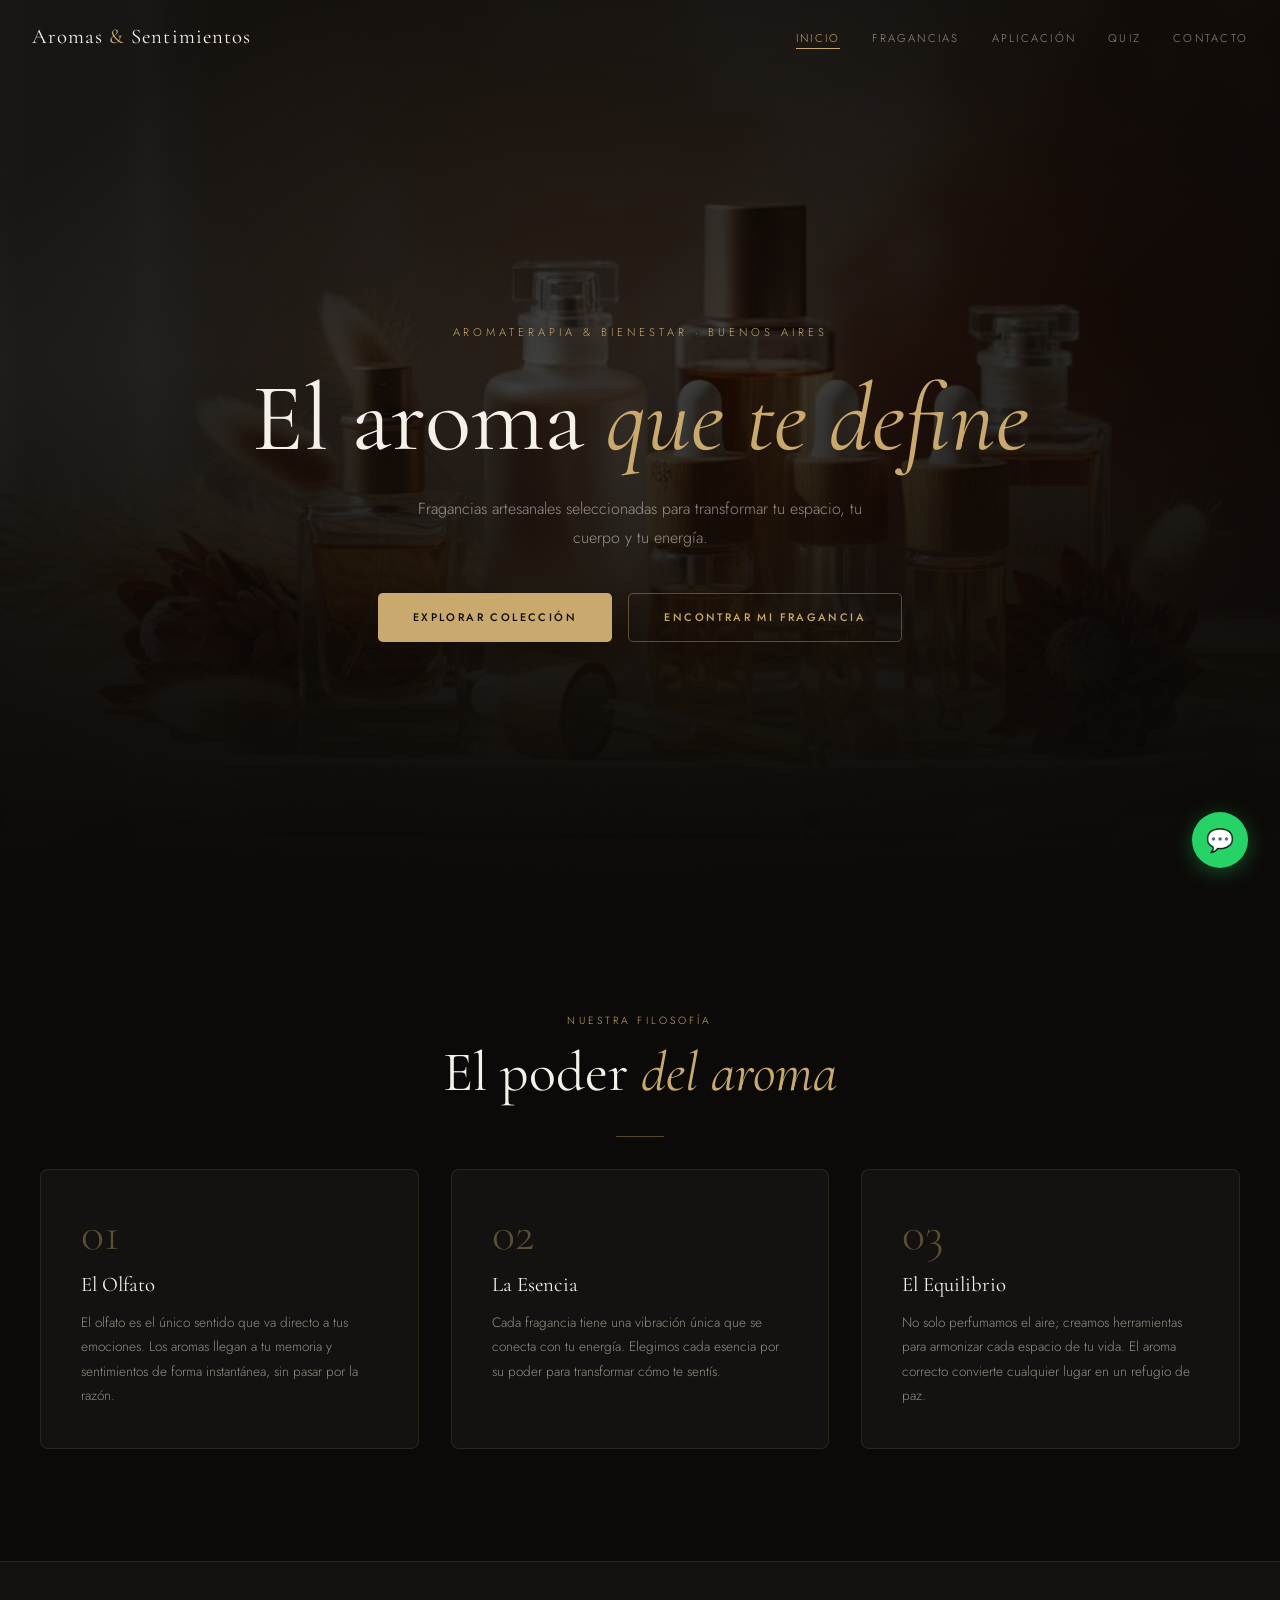
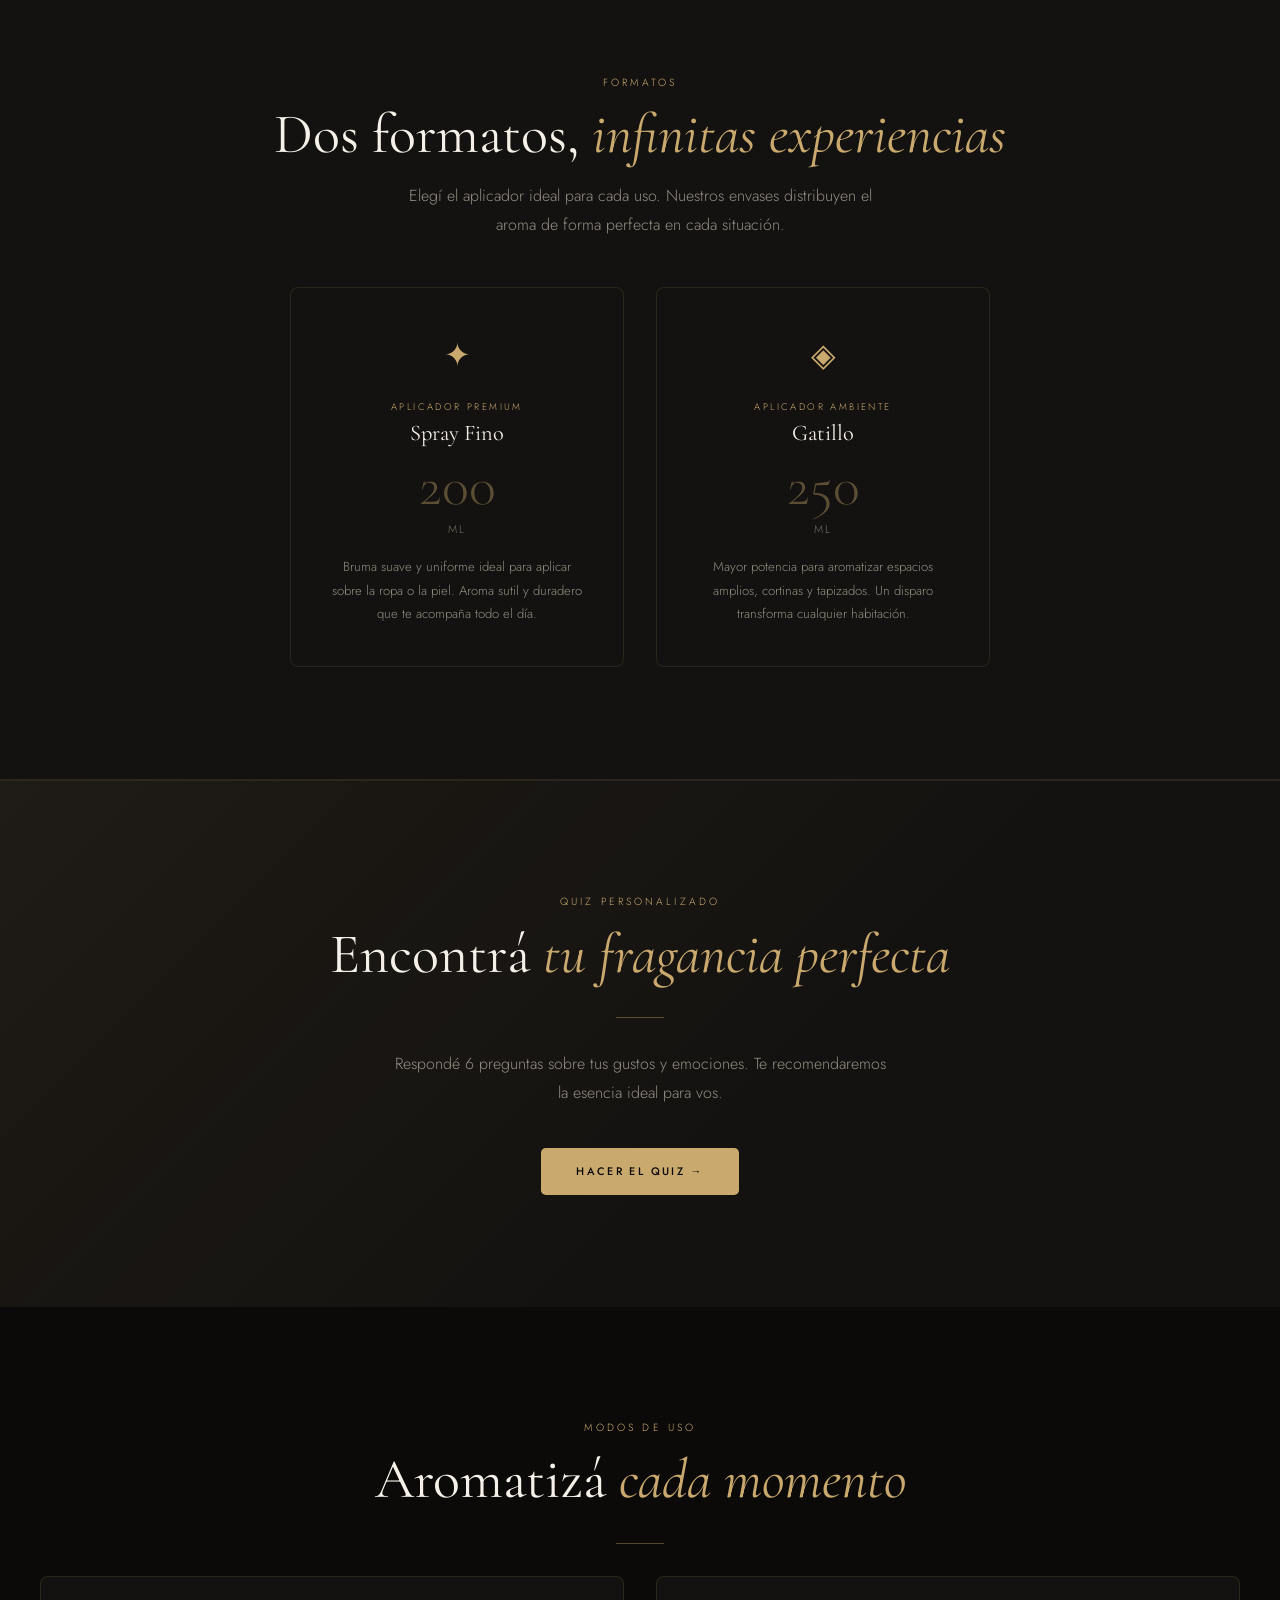
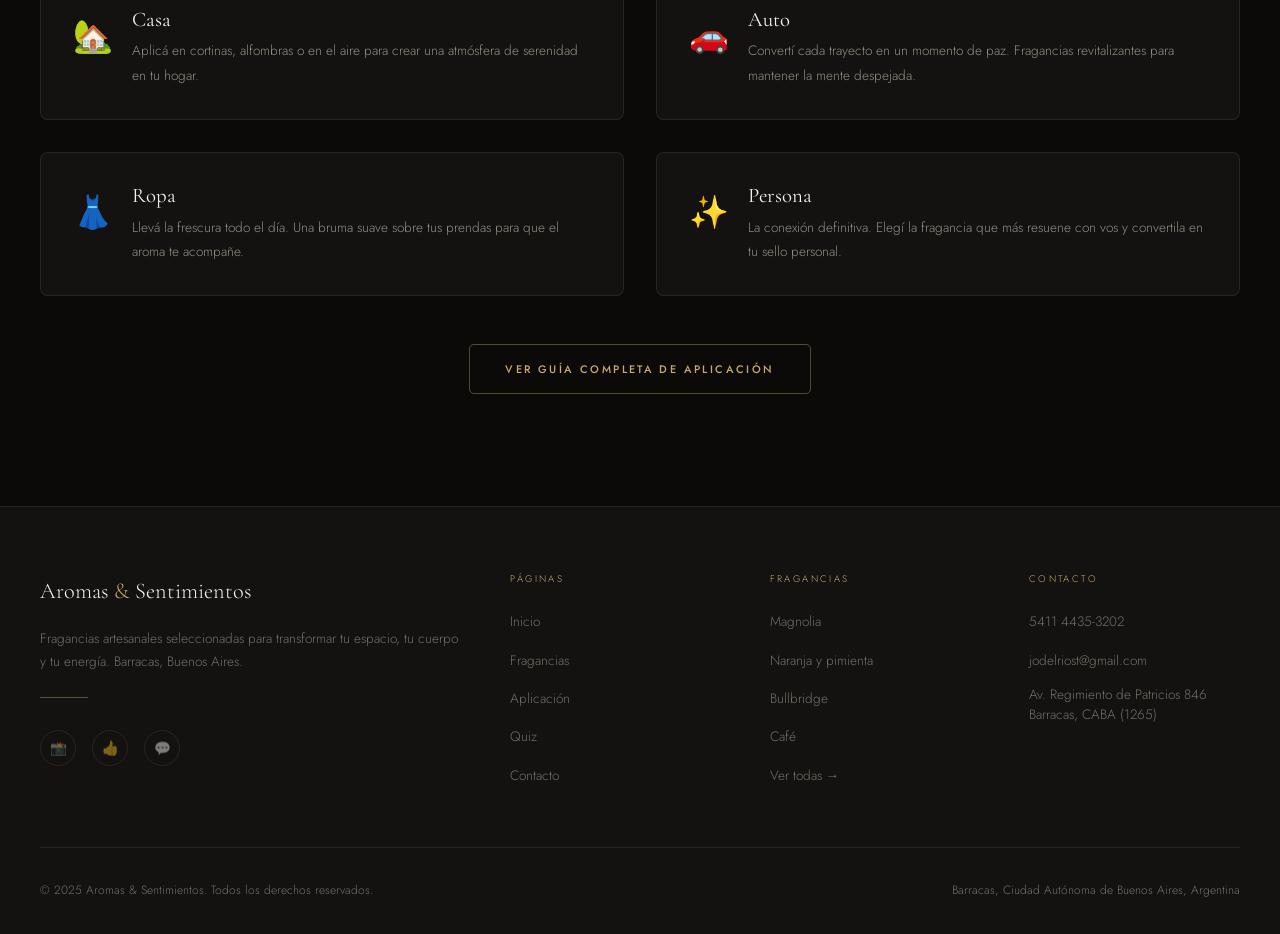
<file: index.html>
<!DOCTYPE html>
<html lang="es">
<head>
  <meta charset="UTF-8">
  <meta name="viewport" content="width=device-width, initial-scale=1.0">
  <title>Aromas & Sentimientos — Fragancias Artesanales en Buenos Aires</title>
  <meta name="description" content="Fragancias artesanales seleccionadas para transformar tu espacio, cuerpo y energía. Descubrí nuestras 12 esencias únicas en Barracas, Buenos Aires.">
  <meta name="keywords" content="fragancias artesanales, aromaterapia, perfumes Buenos Aires, Barracas, esencias, aromas sentimientos">
  <meta name="robots" content="index, follow">
  <meta name="author" content="Aromas & Sentimientos">
  <link rel="canonical" href="https://tufragancia.netlify.app/">

  <!-- Open Graph -->
  <meta property="og:type" content="website">
  <meta property="og:title" content="Aromas & Sentimientos — Fragancias Artesanales">
  <meta property="og:description" content="Fragancias artesanales seleccionadas para transformar tu espacio, cuerpo y energía.">
  <meta property="og:url" content="https://tufragancia.netlify.app/">
  <meta property="og:image" content="https://tufragancia.netlify.app/images/hero-bg.jpg">
  <meta property="og:locale" content="es_AR">

  <!-- Twitter Card -->
  <meta name="twitter:card" content="summary_large_image">
  <meta name="twitter:title" content="Aromas & Sentimientos — Fragancias Artesanales">
  <meta name="twitter:description" content="Fragancias artesanales seleccionadas para transformar tu espacio, cuerpo y energía.">

  <!-- Schema.org -->
  <script type="application/ld+json">
  {
    "@context": "https://schema.org",
    "@type": "LocalBusiness",
    "name": "Aromas & Sentimientos",
    "description": "Fragancias artesanales seleccionadas para transformar tu espacio, cuerpo y energía.",
    "url": "https://tufragancia.netlify.app",
    "telephone": "+541144353202",
    "email": "jodelriost@gmail.com",
    "address": {
      "@type": "PostalAddress",
      "streetAddress": "Avenida Regimiento de Patricios 846",
      "addressLocality": "Barracas",
      "addressRegion": "Ciudad Autónoma de Buenos Aires",
      "postalCode": "1265",
      "addressCountry": "AR"
    },
    "sameAs": [
      "https://www.instagram.com/aromassentimientos",
      "https://www.facebook.com/aromassentimientos"
    ],
    "openingHoursSpecification": {
      "@type": "OpeningHoursSpecification",
      "dayOfWeek": ["Monday","Tuesday","Wednesday","Thursday","Friday","Saturday"],
      "opens": "10:00",
      "closes": "19:00"
    },
    "priceRange": "$$",
    "image": "https://tufragancia.netlify.app/images/hero-bg.jpg"
  }
  </script>

  <link rel="icon" type="image/svg+xml" href="favicon.svg">
  <link rel="stylesheet" href="css/styles.css">
</head>
<body>

<!-- NAV -->
<nav class="nav" role="navigation" aria-label="Navegación principal">
  <a href="index.html" class="nav-logo" aria-label="Aromas Sentimientos - Inicio">Aromas <span>&</span> Sentimientos</a>
  <ul class="nav-links" role="list">
    <li><a href="index.html" class="active">Inicio</a></li>
    <li><a href="fragancias.html">Fragancias</a></li>
    <li><a href="aplicacion.html">Aplicación</a></li>
    <li><a href="quiz.html">Quiz</a></li>
    <li><a href="contacto.html">Contacto</a></li>
  </ul>
  <button class="nav-hamburger" aria-label="Abrir menú" aria-expanded="false">
    <span></span><span></span><span></span>
  </button>
</nav>

<!-- HERO -->
<section class="hero" aria-label="Hero principal">
  <div class="hero-bg" role="img" aria-label="Fragancias artesanales de Aromas y Sentimientos"></div>
  <div class="hero-overlay"></div>
  <div class="hero-content">
    <p class="hero-eyebrow">Aromaterapia & Bienestar · Buenos Aires</p>
    <h1>El aroma <em>que te define</em></h1>
    <p class="hero-sub">Fragancias artesanales seleccionadas para transformar tu espacio, tu cuerpo y tu energía.</p>
    <div class="hero-actions">
      <a href="fragancias.html" class="btn btn-gold">Explorar colección</a>
      <a href="quiz.html" class="btn btn-outline">Encontrar mi fragancia</a>
    </div>
  </div>
</section>

<!-- FILOSOFÍA -->
<section class="section" id="filosofia" aria-labelledby="filosofia-title">
  <div class="container">
    <div class="text-center reveal">
      <span class="section-label">Nuestra filosofía</span>
      <h2 id="filosofia-title">El poder <em>del aroma</em></h2>
      <div class="gold-line center"></div>
    </div>
    <div class="phil-grid">
      <article class="phil-item reveal">
        <p class="phil-num">01</p>
        <h3 class="phil-title">El Olfato</h3>
        <p class="phil-text">El olfato es el único sentido que va directo a tus emociones. Los aromas llegan a tu memoria y sentimientos de forma instantánea, sin pasar por la razón.</p>
      </article>
      <article class="phil-item reveal">
        <p class="phil-num">02</p>
        <h3 class="phil-title">La Esencia</h3>
        <p class="phil-text">Cada fragancia tiene una vibración única que se conecta con tu energía. Elegimos cada esencia por su poder para transformar cómo te sentís.</p>
      </article>
      <article class="phil-item reveal">
        <p class="phil-num">03</p>
        <h3 class="phil-title">El Equilibrio</h3>
        <p class="phil-text">No solo perfumamos el aire; creamos herramientas para armonizar cada espacio de tu vida. El aroma correcto convierte cualquier lugar en un refugio de paz.</p>
      </article>
    </div>
  </div>
</section>

<!-- PRESENTACIONES -->
<section class="section" style="background: var(--surface); border-top: 1px solid var(--border); border-bottom: 1px solid var(--border);" aria-labelledby="pres-title">
  <div class="container">
    <div class="text-center reveal">
      <span class="section-label">Formatos</span>
      <h2 id="pres-title">Dos formatos, <em>infinitas experiencias</em></h2>
      <p style="max-width: 55ch; margin: 1rem auto 3rem;">Elegí el aplicador ideal para cada uso. Nuestros envases distribuyen el aroma de forma perfecta en cada situación.</p>
    </div>
    <div class="pres-grid">
      <div class="pres-card reveal">
        <div class="pres-icon">✦</div>
        <p class="pres-type">Aplicador Premium</p>
        <h3 class="pres-name">Spray Fino</h3>
        <p class="pres-ml">200</p>
        <p class="pres-ml-unit">ML</p>
        <p class="pres-desc">Bruma suave y uniforme ideal para aplicar sobre la ropa o la piel. Aroma sutil y duradero que te acompaña todo el día.</p>
      </div>
      <div class="pres-card reveal">
        <div class="pres-icon">◈</div>
        <p class="pres-type">Aplicador Ambiente</p>
        <h3 class="pres-name">Gatillo</h3>
        <p class="pres-ml">250</p>
        <p class="pres-ml-unit">ML</p>
        <p class="pres-desc">Mayor potencia para aromatizar espacios amplios, cortinas y tapizados. Un disparo transforma cualquier habitación.</p>
      </div>
    </div>
  </div>
</section>

<!-- CTA QUIZ -->
<section class="section" style="background: linear-gradient(135deg, rgba(201,169,110,0.06) 0%, transparent 60%), var(--surface); border-top: 1px solid var(--border);" aria-labelledby="cta-title">
  <div class="container text-center">
    <div class="reveal">
      <span class="section-label">Quiz Personalizado</span>
      <h2 id="cta-title">Encontrá <em>tu fragancia perfecta</em></h2>
      <div class="gold-line center"></div>
      <p style="max-width: 55ch; margin: 0 auto 2.5rem;">Respondé 6 preguntas sobre tus gustos y emociones. Te recomendaremos la esencia ideal para vos.</p>
      <a href="quiz.html" class="btn btn-gold">Hacer el Quiz →</a>
    </div>
  </div>
</section>

<!-- AMBIENTES PREVIEW -->
<section class="section" aria-labelledby="amb-title">
  <div class="container">
    <div class="text-center reveal">
      <span class="section-label">Modos de Uso</span>
      <h2 id="amb-title">Aromatizá <em>cada momento</em></h2>
      <div class="gold-line center"></div>
    </div>
    <div class="aplic-grid">
      <div class="reveal" style="background: var(--surface); border: 1px solid var(--border); border-radius: 0.5rem; padding: 2rem; display:flex; gap:1.2rem; align-items:flex-start;">
        <span style="font-size:2rem; flex-shrink:0;">🏡</span>
        <div>
          <h3 style="font-family:'Cormorant Garamond',serif; font-size:1.3rem; color:var(--white); margin-bottom:0.4rem;">Casa</h3>
          <p style="font-size:0.85rem; color:var(--cream-dim);">Aplicá en cortinas, alfombras o en el aire para crear una atmósfera de serenidad en tu hogar.</p>
        </div>
      </div>
      <div class="reveal" style="background: var(--surface); border: 1px solid var(--border); border-radius: 0.5rem; padding: 2rem; display:flex; gap:1.2rem; align-items:flex-start;">
        <span style="font-size:2rem; flex-shrink:0;">🚗</span>
        <div>
          <h3 style="font-family:'Cormorant Garamond',serif; font-size:1.3rem; color:var(--white); margin-bottom:0.4rem;">Auto</h3>
          <p style="font-size:0.85rem; color:var(--cream-dim);">Convertí cada trayecto en un momento de paz. Fragancias revitalizantes para mantener la mente despejada.</p>
        </div>
      </div>
      <div class="reveal" style="background: var(--surface); border: 1px solid var(--border); border-radius: 0.5rem; padding: 2rem; display:flex; gap:1.2rem; align-items:flex-start;">
        <span style="font-size:2rem; flex-shrink:0;">👗</span>
        <div>
          <h3 style="font-family:'Cormorant Garamond',serif; font-size:1.3rem; color:var(--white); margin-bottom:0.4rem;">Ropa</h3>
          <p style="font-size:0.85rem; color:var(--cream-dim);">Llevá la frescura todo el día. Una bruma suave sobre tus prendas para que el aroma te acompañe.</p>
        </div>
      </div>
      <div class="reveal" style="background: var(--surface); border: 1px solid var(--border); border-radius: 0.5rem; padding: 2rem; display:flex; gap:1.2rem; align-items:flex-start;">
        <span style="font-size:2rem; flex-shrink:0;">✨</span>
        <div>
          <h3 style="font-family:'Cormorant Garamond',serif; font-size:1.3rem; color:var(--white); margin-bottom:0.4rem;">Persona</h3>
          <p style="font-size:0.85rem; color:var(--cream-dim);">La conexión definitiva. Elegí la fragancia que más resuene con vos y convertila en tu sello personal.</p>
        </div>
      </div>
    </div>
    <div class="text-center mt-3 reveal">
      <a href="aplicacion.html" class="btn btn-outline">Ver guía completa de aplicación</a>
    </div>
  </div>
</section>

<!-- FOOTER -->
<footer class="footer">
  <div class="footer-grid">
    <div>
      <p class="footer-brand">Aromas <span>&</span> Sentimientos</p>
      <p class="footer-desc">Fragancias artesanales seleccionadas para transformar tu espacio, tu cuerpo y tu energía. Barracas, Buenos Aires.</p>
      <div class="gold-line" style="margin-top:1.5rem;"></div>
      <div class="social-links" style="margin-top:1rem;">
        <a href="https://www.instagram.com/aromassentimientos" target="_blank" rel="noopener noreferrer" class="social-link" aria-label="Instagram de Aromas Sentimientos">📸</a>
        <a href="https://www.facebook.com/aromassentimientos" target="_blank" rel="noopener noreferrer" class="social-link" aria-label="Facebook de Aromas Sentimientos">👍</a>
        <a href="https://api.whatsapp.com/send?phone=541144353202&text=Hola%2C%20me%20interesan%20las%20fragancias" target="_blank" rel="noopener noreferrer" class="social-link" aria-label="WhatsApp de Aromas Sentimientos">💬</a>
      </div>
    </div>
    <div>
      <p class="footer-title">Páginas</p>
      <ul class="footer-links">
        <li><a href="index.html">Inicio</a></li>
        <li><a href="fragancias.html">Fragancias</a></li>
        <li><a href="aplicacion.html">Aplicación</a></li>
        <li><a href="quiz.html">Quiz</a></li>
        <li><a href="contacto.html">Contacto</a></li>
      </ul>
    </div>
    <div>
      <p class="footer-title">Fragancias</p>
      <ul class="footer-links">
        <li><a href="fragancias.html">Magnolia</a></li>
        <li><a href="fragancias.html">Naranja y pimienta</a></li>
        <li><a href="fragancias.html">Bullbridge</a></li>
        <li><a href="fragancias.html">Café</a></li>
        <li><a href="fragancias.html">Ver todas →</a></li>
      </ul>
    </div>
    <div>
      <p class="footer-title">Contacto</p>
      <ul class="footer-links">
        <li><a href="tel:+541144353202">5411 4435-3202</a></li>
        <li><a href="mailto:jodelriost@gmail.com">jodelriost@gmail.com</a></li>
        <li style="color:var(--text-dim); font-size:0.85rem; line-height:1.5;">Av. Regimiento de Patricios 846<br>Barracas, CABA (1265)</li>
      </ul>
    </div>
  </div>
  <div class="footer-bottom">
    <p>© 2025 Aromas & Sentimientos. Todos los derechos reservados.</p>
    <p>Barracas, Ciudad Autónoma de Buenos Aires, Argentina</p>
  </div>
</footer>

<!-- WhatsApp flotante -->
<a href="https://api.whatsapp.com/send?phone=541144353202&text=Hola%2C%20me%20interesan%20las%20fragancias" target="_blank" rel="noopener noreferrer" class="wa-float" aria-label="Contactar por WhatsApp">💬</a>

<script src="js/main.js" defer></script>

</body>
</html>
</file>
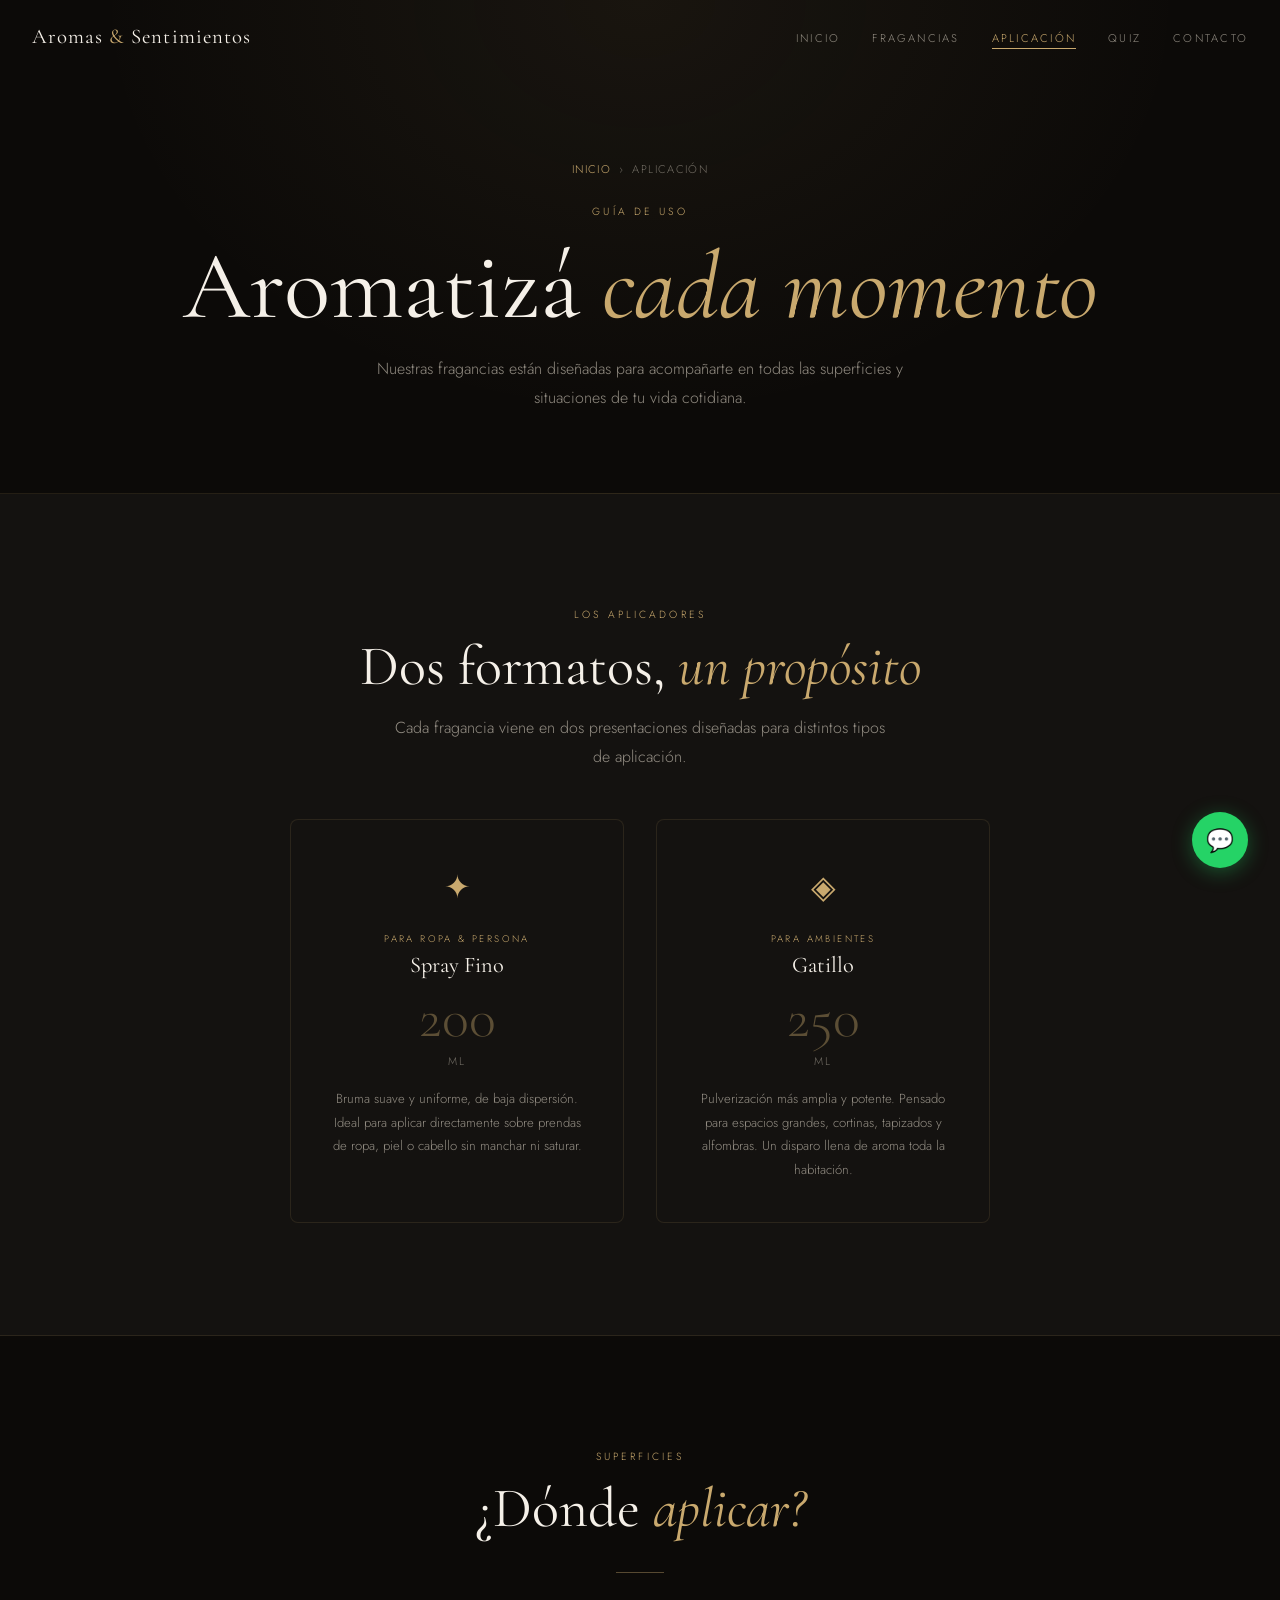
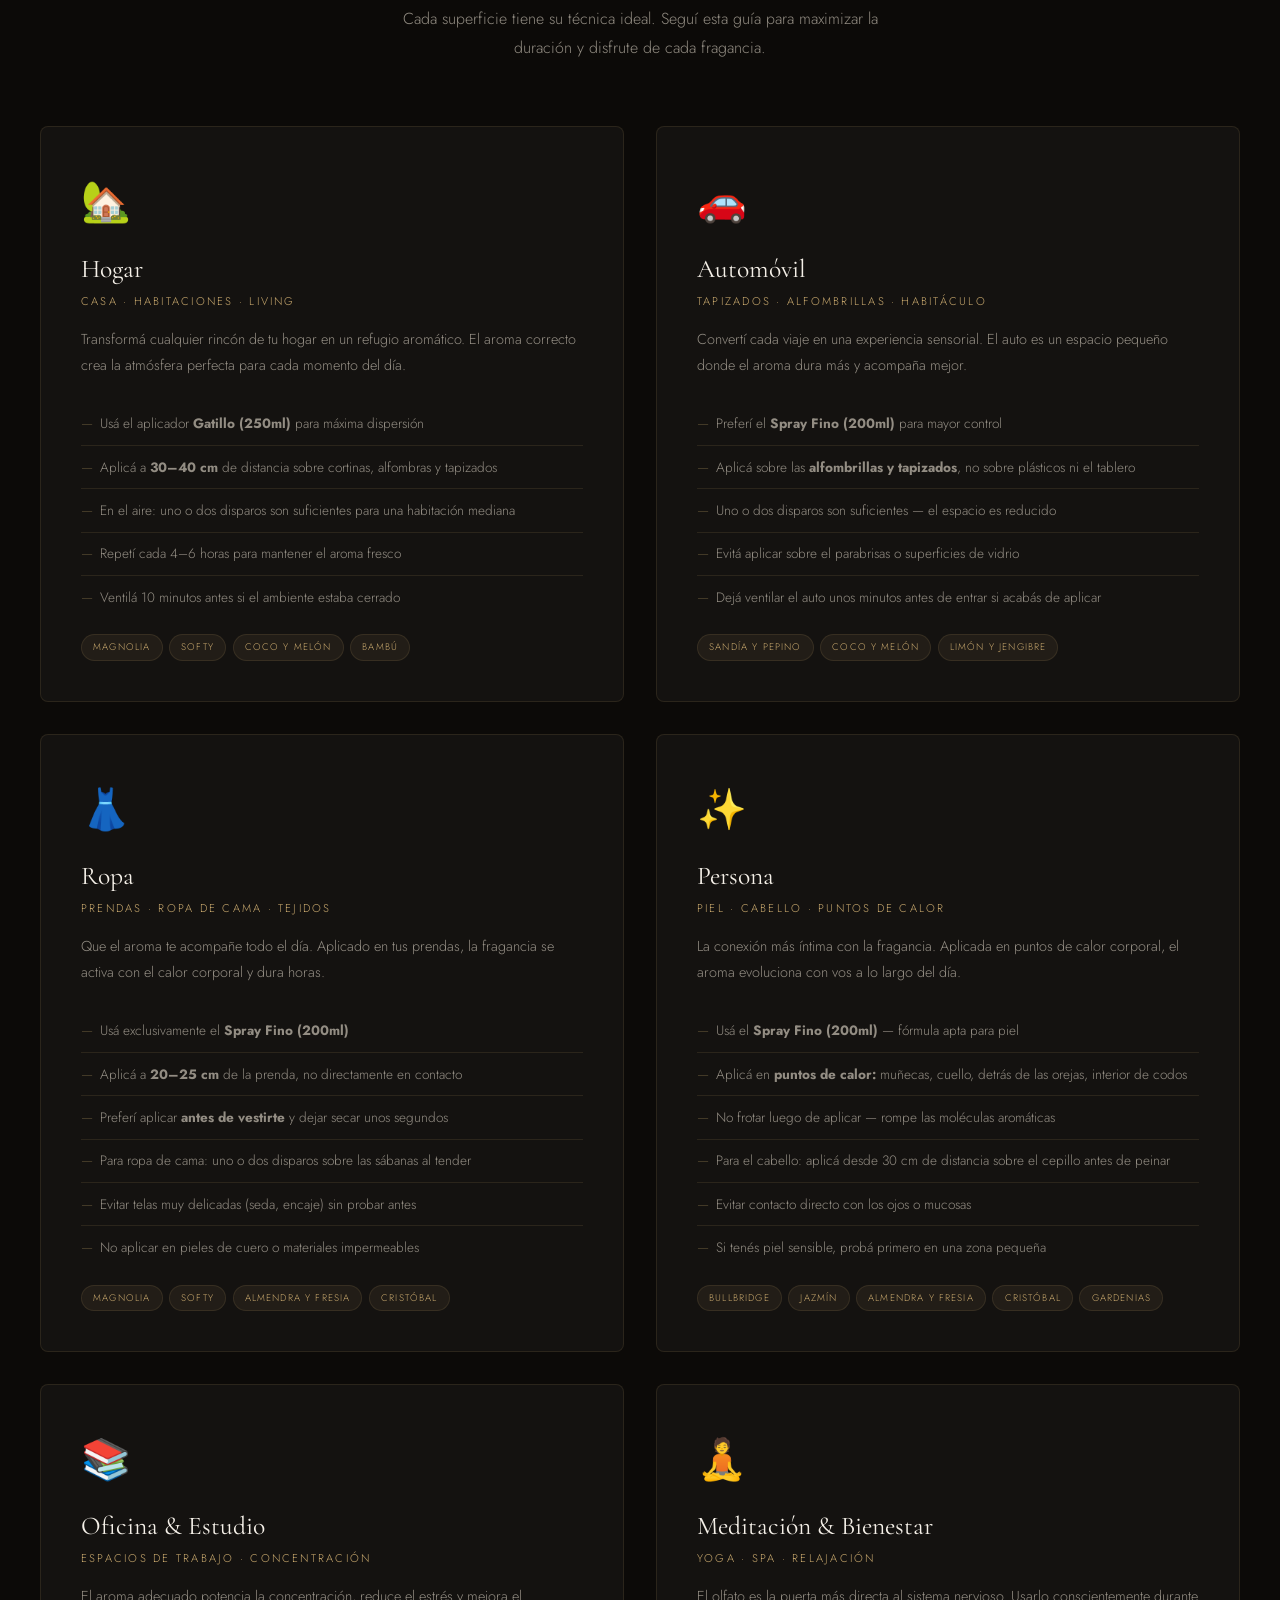
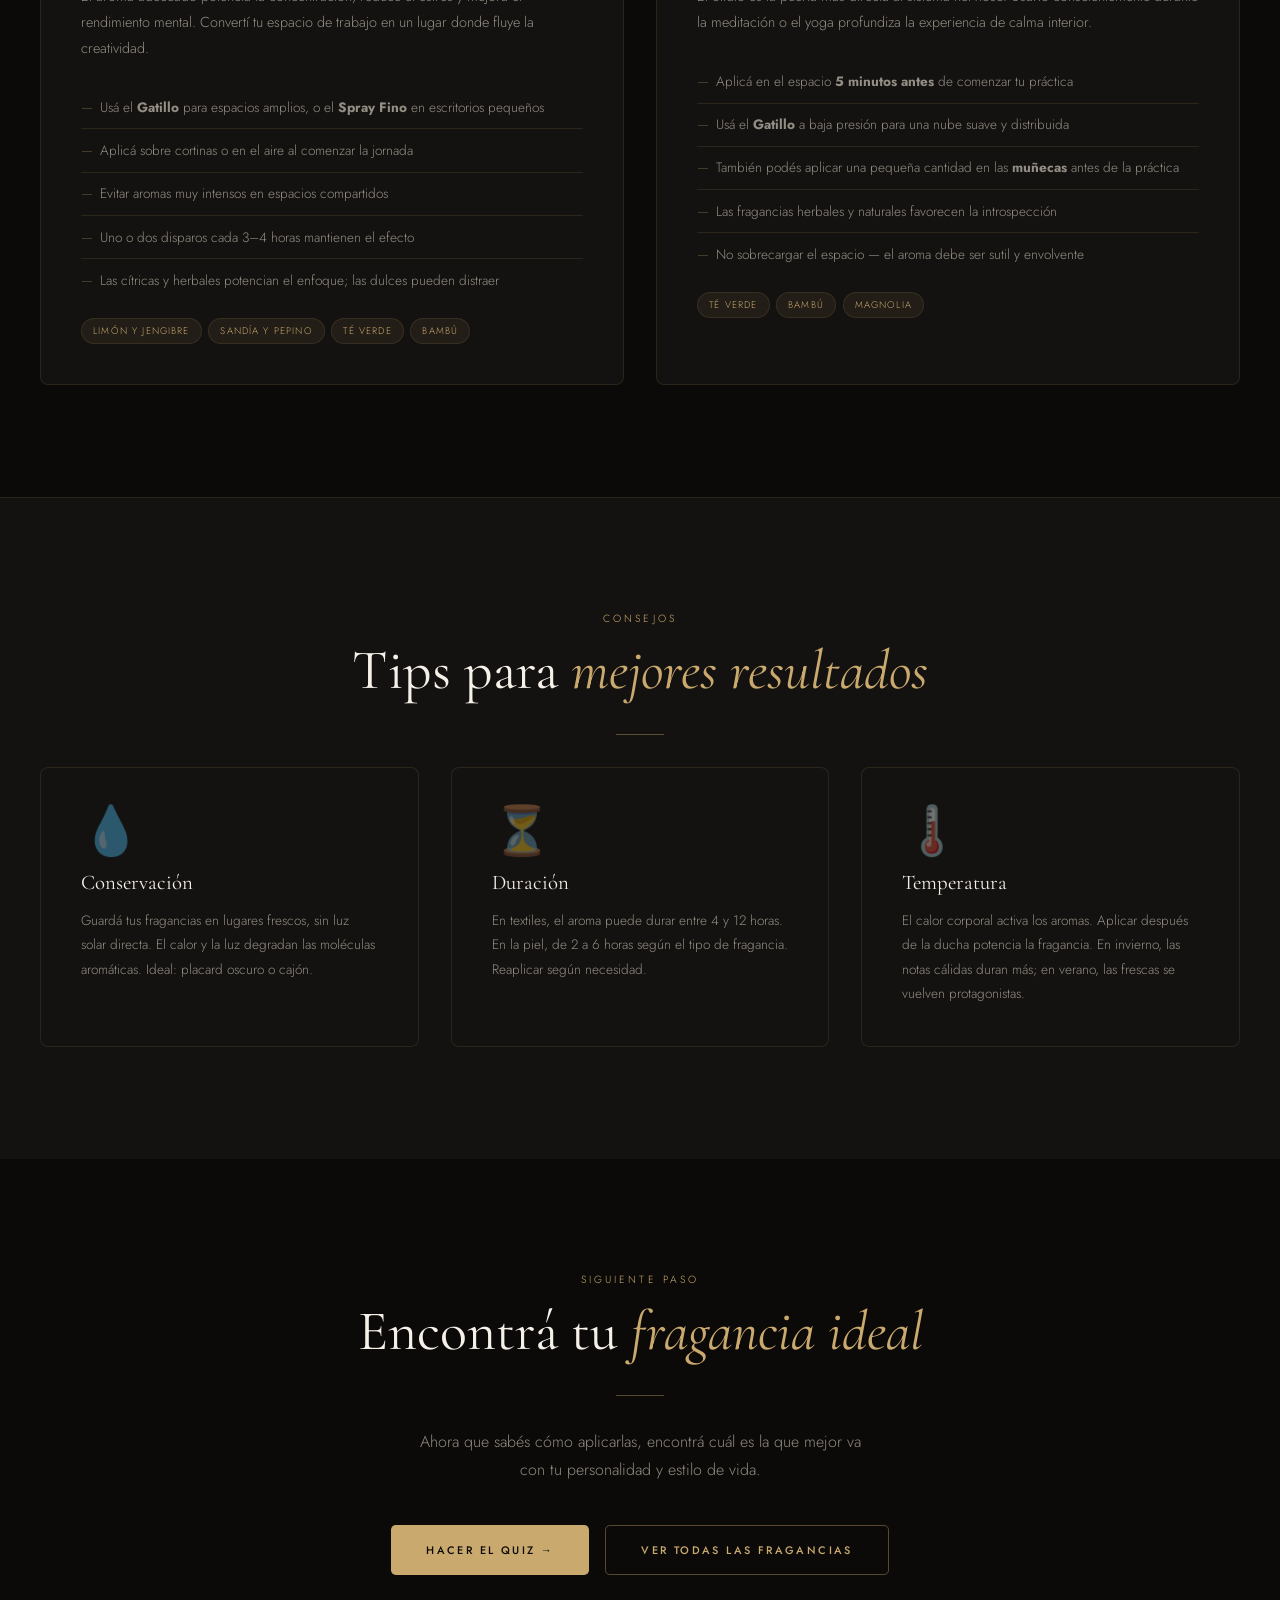
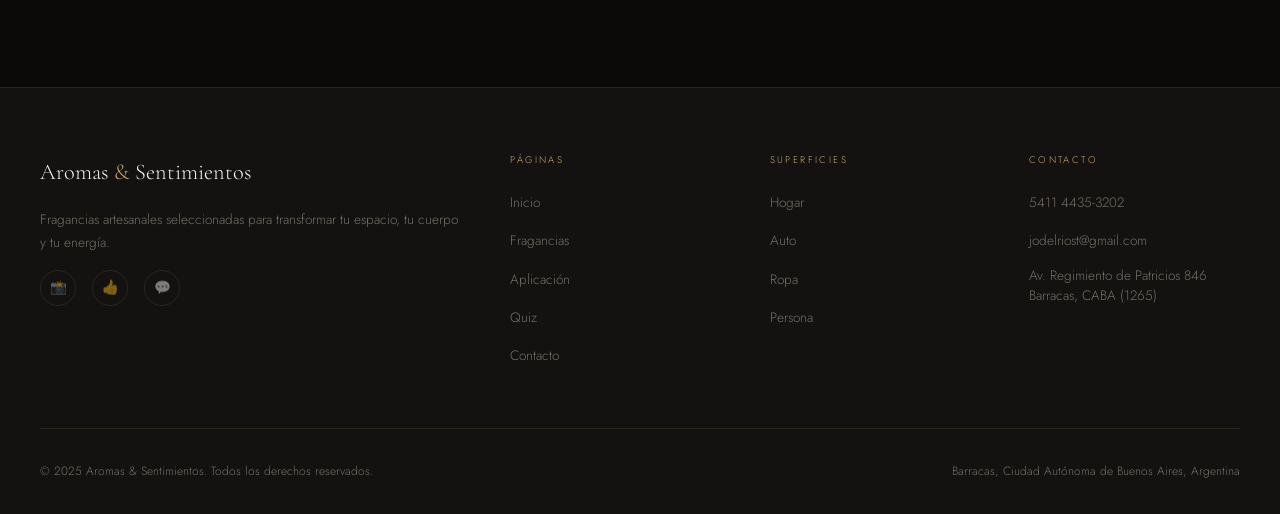
<file: aplicacion.html>
<!DOCTYPE html>
<html lang="es">
<head>
  <meta charset="UTF-8">
  <meta name="viewport" content="width=device-width, initial-scale=1.0">
  <title>Cómo Aplicar las Fragancias — Guía Completa | Aromas & Sentimientos</title>
  <meta name="description" content="Descubrí cómo aplicar correctamente nuestras fragancias en cada superficie: ropa, auto, hogar, persona, oficina y más. Guía práctica y detallada.">
  <meta name="keywords" content="cómo aplicar fragancias, aromaterapia hogar, perfume ropa, aromas auto, aplicación fragancia, aromas ambientes">
  <meta name="robots" content="index, follow">
  <link rel="canonical" href="https://tufragancia.netlify.app/aplicacion.html">
  <meta property="og:type" content="website">
  <meta property="og:title" content="Cómo Aplicar las Fragancias — Aromas & Sentimientos">
  <meta property="og:description" content="Guía completa para aplicar nuestras fragancias artesanales en cada superficie y momento.">
  <meta property="og:url" content="https://tufragancia.netlify.app/aplicacion.html">
  <script type="application/ld+json">
  {
    "@context": "https://schema.org",
    "@type": "HowTo",
    "name": "Cómo aplicar fragancias artesanales",
    "description": "Guía completa para aplicar las fragancias de Aromas & Sentimientos en diferentes superficies.",
    "step": [
      {"@type":"HowToStep","name":"En el Hogar","text":"Aplicá el spray ambiente a 30cm de cortinas y alfombras. Un disparo amplio es suficiente para transformar el ambiente."},
      {"@type":"HowToStep","name":"En el Auto","text":"Aplicá sobre los tapizados o alfombrillas. Evitar el parabrisas y superficies plásticas."},
      {"@type":"HowToStep","name":"En la Ropa","text":"Aplicá el spray fino a 20cm de distancia de la prenda, preferiblemente antes de vestirte."},
      {"@type":"HowToStep","name":"En la Persona","text":"Aplicá en puntos de calor: muñecas, cuello y detrás de las orejas para mayor duración."}
    ]
  }
  </script>
  <link rel="icon" type="image/svg+xml" href="favicon.svg">
  <link rel="stylesheet" href="css/styles.css">
</head>
<body>

<nav class="nav" role="navigation" aria-label="Navegación principal">
  <a href="index.html" class="nav-logo">Aromas <span>&</span> Sentimientos</a>
  <ul class="nav-links" role="list">
    <li><a href="index.html">Inicio</a></li>
    <li><a href="fragancias.html">Fragancias</a></li>
    <li><a href="aplicacion.html" class="active">Aplicación</a></li>
    <li><a href="quiz.html">Quiz</a></li>
    <li><a href="contacto.html">Contacto</a></li>
  </ul>
  <button class="nav-hamburger" aria-label="Abrir menú"><span></span><span></span><span></span></button>
</nav>

<header class="page-hero">
  <div class="container">
    <nav class="breadcrumb" aria-label="Miga de pan">
      <a href="index.html">Inicio</a><span>›</span><span>Aplicación</span>
    </nav>
    <span class="section-label">Guía de Uso</span>
    <h1>Aromatizá <em>cada momento</em></h1>
    <p>Nuestras fragancias están diseñadas para acompañarte en todas las superficies y situaciones de tu vida cotidiana.</p>
  </div>
</header>

<!-- APLICADORES -->
<section class="section" style="background: var(--surface); border-bottom: 1px solid var(--border);">
  <div class="container">
    <div class="text-center reveal">
      <span class="section-label">Los aplicadores</span>
      <h2>Dos formatos, <em>un propósito</em></h2>
      <p style="max-width:55ch; margin:1rem auto 3rem;">Cada fragancia viene en dos presentaciones diseñadas para distintos tipos de aplicación.</p>
    </div>
    <div class="pres-grid">
      <div class="pres-card reveal">
        <div class="pres-icon">✦</div>
        <p class="pres-type">Para Ropa & Persona</p>
        <h3 class="pres-name">Spray Fino</h3>
        <p class="pres-ml">200</p>
        <p class="pres-ml-unit">ML</p>
        <p class="pres-desc">Bruma suave y uniforme, de baja dispersión. Ideal para aplicar directamente sobre prendas de ropa, piel o cabello sin manchar ni saturar.</p>
      </div>
      <div class="pres-card reveal">
        <div class="pres-icon">◈</div>
        <p class="pres-type">Para Ambientes</p>
        <h3 class="pres-name">Gatillo</h3>
        <p class="pres-ml">250</p>
        <p class="pres-ml-unit">ML</p>
        <p class="pres-desc">Pulverización más amplia y potente. Pensado para espacios grandes, cortinas, tapizados y alfombras. Un disparo llena de aroma toda la habitación.</p>
      </div>
    </div>
  </div>
</section>

<!-- SUPERFICIES DE APLICACIÓN -->
<section class="section">
  <div class="container">
    <div class="text-center reveal">
      <span class="section-label">Superficies</span>
      <h2>¿Dónde <em>aplicar?</em></h2>
      <div class="gold-line center"></div>
      <p style="max-width:58ch; margin:0 auto 4rem;">Cada superficie tiene su técnica ideal. Seguí esta guía para maximizar la duración y disfrute de cada fragancia.</p>
    </div>

    <div class="aplic-grid">

      <article class="aplic-card reveal" aria-label="Aplicación en el hogar">
        <div class="aplic-icon">🏡</div>
        <h2 class="aplic-title">Hogar</h2>
        <p class="aplic-subtitle">Casa · Habitaciones · Living</p>
        <p class="aplic-desc">Transformá cualquier rincón de tu hogar en un refugio aromático. El aroma correcto crea la atmósfera perfecta para cada momento del día.</p>
        <ul class="aplic-steps">
          <li>Usá el aplicador <strong>Gatillo (250ml)</strong> para máxima dispersión</li>
          <li>Aplicá a <strong>30–40 cm</strong> de distancia sobre cortinas, alfombras y tapizados</li>
          <li>En el aire: uno o dos disparos son suficientes para una habitación mediana</li>
          <li>Repetí cada 4–6 horas para mantener el aroma fresco</li>
          <li>Ventilá 10 minutos antes si el ambiente estaba cerrado</li>
        </ul>
        <div class="aplic-frag-list" aria-label="Fragancias recomendadas">
          <span class="aplic-frag-tag">Magnolia</span>
          <span class="aplic-frag-tag">Softy</span>
          <span class="aplic-frag-tag">Coco y Melón</span>
          <span class="aplic-frag-tag">Bambú</span>
        </div>
      </article>

      <article class="aplic-card reveal" aria-label="Aplicación en el automóvil">
        <div class="aplic-icon">🚗</div>
        <h2 class="aplic-title">Automóvil</h2>
        <p class="aplic-subtitle">Tapizados · Alfombrillas · Habitáculo</p>
        <p class="aplic-desc">Convertí cada viaje en una experiencia sensorial. El auto es un espacio pequeño donde el aroma dura más y acompaña mejor.</p>
        <ul class="aplic-steps">
          <li>Preferí el <strong>Spray Fino (200ml)</strong> para mayor control</li>
          <li>Aplicá sobre las <strong>alfombrillas y tapizados</strong>, no sobre plásticos ni el tablero</li>
          <li>Uno o dos disparos son suficientes — el espacio es reducido</li>
          <li>Evitá aplicar sobre el parabrisas o superficies de vidrio</li>
          <li>Dejá ventilar el auto unos minutos antes de entrar si acabás de aplicar</li>
        </ul>
        <div class="aplic-frag-list">
          <span class="aplic-frag-tag">Sandía y Pepino</span>
          <span class="aplic-frag-tag">Coco y Melón</span>
          <span class="aplic-frag-tag">Limón y Jengibre</span>
        </div>
      </article>

      <article class="aplic-card reveal" aria-label="Aplicación en ropa">
        <div class="aplic-icon">👗</div>
        <h2 class="aplic-title">Ropa</h2>
        <p class="aplic-subtitle">Prendas · Ropa de Cama · Tejidos</p>
        <p class="aplic-desc">Que el aroma te acompañe todo el día. Aplicado en tus prendas, la fragancia se activa con el calor corporal y dura horas.</p>
        <ul class="aplic-steps">
          <li>Usá exclusivamente el <strong>Spray Fino (200ml)</strong></li>
          <li>Aplicá a <strong>20–25 cm</strong> de la prenda, no directamente en contacto</li>
          <li>Preferí aplicar <strong>antes de vestirte</strong> y dejar secar unos segundos</li>
          <li>Para ropa de cama: uno o dos disparos sobre las sábanas al tender</li>
          <li>Evitar telas muy delicadas (seda, encaje) sin probar antes</li>
          <li>No aplicar en pieles de cuero o materiales impermeables</li>
        </ul>
        <div class="aplic-frag-list">
          <span class="aplic-frag-tag">Magnolia</span>
          <span class="aplic-frag-tag">Softy</span>
          <span class="aplic-frag-tag">Almendra y Fresia</span>
          <span class="aplic-frag-tag">Cristóbal</span>
        </div>
      </article>

      <article class="aplic-card reveal" aria-label="Aplicación personal">
        <div class="aplic-icon">✨</div>
        <h2 class="aplic-title">Persona</h2>
        <p class="aplic-subtitle">Piel · Cabello · Puntos de Calor</p>
        <p class="aplic-desc">La conexión más íntima con la fragancia. Aplicada en puntos de calor corporal, el aroma evoluciona con vos a lo largo del día.</p>
        <ul class="aplic-steps">
          <li>Usá el <strong>Spray Fino (200ml)</strong> — fórmula apta para piel</li>
          <li>Aplicá en <strong>puntos de calor:</strong> muñecas, cuello, detrás de las orejas, interior de codos</li>
          <li>No frotar luego de aplicar — rompe las moléculas aromáticas</li>
          <li>Para el cabello: aplicá desde 30 cm de distancia sobre el cepillo antes de peinar</li>
          <li>Evitar contacto directo con los ojos o mucosas</li>
          <li>Si tenés piel sensible, probá primero en una zona pequeña</li>
        </ul>
        <div class="aplic-frag-list">
          <span class="aplic-frag-tag">Bullbridge</span>
          <span class="aplic-frag-tag">Jazmín</span>
          <span class="aplic-frag-tag">Almendra y Fresia</span>
          <span class="aplic-frag-tag">Cristóbal</span>
          <span class="aplic-frag-tag">Gardenias</span>
        </div>
      </article>

      <article class="aplic-card reveal" aria-label="Aplicación en oficina o estudio">
        <div class="aplic-icon">📚</div>
        <h2 class="aplic-title">Oficina & Estudio</h2>
        <p class="aplic-subtitle">Espacios de Trabajo · Concentración</p>
        <p class="aplic-desc">El aroma adecuado potencia la concentración, reduce el estrés y mejora el rendimiento mental. Convertí tu espacio de trabajo en un lugar donde fluye la creatividad.</p>
        <ul class="aplic-steps">
          <li>Usá el <strong>Gatillo</strong> para espacios amplios, o el <strong>Spray Fino</strong> en escritorios pequeños</li>
          <li>Aplicá sobre cortinas o en el aire al comenzar la jornada</li>
          <li>Evitar aromas muy intensos en espacios compartidos</li>
          <li>Uno o dos disparos cada 3–4 horas mantienen el efecto</li>
          <li>Las cítricas y herbales potencian el enfoque; las dulces pueden distraer</li>
        </ul>
        <div class="aplic-frag-list">
          <span class="aplic-frag-tag">Limón y Jengibre</span>
          <span class="aplic-frag-tag">Sandía y Pepino</span>
          <span class="aplic-frag-tag">Té Verde</span>
          <span class="aplic-frag-tag">Bambú</span>
        </div>
      </article>

      <article class="aplic-card reveal" aria-label="Aplicación para meditación y bienestar">
        <div class="aplic-icon">🧘</div>
        <h2 class="aplic-title">Meditación & Bienestar</h2>
        <p class="aplic-subtitle">Yoga · Spa · Relajación</p>
        <p class="aplic-desc">El olfato es la puerta más directa al sistema nervioso. Usarlo conscientemente durante la meditación o el yoga profundiza la experiencia de calma interior.</p>
        <ul class="aplic-steps">
          <li>Aplicá en el espacio <strong>5 minutos antes</strong> de comenzar tu práctica</li>
          <li>Usá el <strong>Gatillo</strong> a baja presión para una nube suave y distribuida</li>
          <li>También podés aplicar una pequeña cantidad en las <strong>muñecas</strong> antes de la práctica</li>
          <li>Las fragancias herbales y naturales favorecen la introspección</li>
          <li>No sobrecargar el espacio — el aroma debe ser sutil y envolvente</li>
        </ul>
        <div class="aplic-frag-list">
          <span class="aplic-frag-tag">Té Verde</span>
          <span class="aplic-frag-tag">Bambú</span>
          <span class="aplic-frag-tag">Magnolia</span>
        </div>
      </article>

    </div>
  </div>
</section>

<!-- CONSEJOS GENERALES -->
<section class="section" style="background: var(--surface); border-top: 1px solid var(--border);">
  <div class="container">
    <div class="text-center reveal">
      <span class="section-label">Consejos</span>
      <h2>Tips para <em>mejores resultados</em></h2>
      <div class="gold-line center"></div>
    </div>
    <div class="phil-grid">
      <div class="phil-item reveal">
        <p class="phil-num">💧</p>
        <h3 class="phil-title">Conservación</h3>
        <p class="phil-text">Guardá tus fragancias en lugares frescos, sin luz solar directa. El calor y la luz degradan las moléculas aromáticas. Ideal: placard oscuro o cajón.</p>
      </div>
      <div class="phil-item reveal">
        <p class="phil-num">⏳</p>
        <h3 class="phil-title">Duración</h3>
        <p class="phil-text">En textiles, el aroma puede durar entre 4 y 12 horas. En la piel, de 2 a 6 horas según el tipo de fragancia. Reaplicar según necesidad.</p>
      </div>
      <div class="phil-item reveal">
        <p class="phil-num">🌡️</p>
        <h3 class="phil-title">Temperatura</h3>
        <p class="phil-text">El calor corporal activa los aromas. Aplicar después de la ducha potencia la fragancia. En invierno, las notas cálidas duran más; en verano, las frescas se vuelven protagonistas.</p>
      </div>
    </div>
  </div>
</section>

<!-- CTA -->
<section class="section" style="text-align:center;">
  <div class="container reveal">
    <span class="section-label">Siguiente paso</span>
    <h2>Encontrá tu <em>fragancia ideal</em></h2>
    <div class="gold-line center"></div>
    <p style="max-width:50ch; margin:0 auto 2.5rem;">Ahora que sabés cómo aplicarlas, encontrá cuál es la que mejor va con tu personalidad y estilo de vida.</p>
    <div style="display:flex; gap:1rem; justify-content:center; flex-wrap:wrap;">
      <a href="quiz.html" class="btn btn-gold">Hacer el Quiz →</a>
      <a href="fragancias.html" class="btn btn-outline">Ver todas las fragancias</a>
    </div>
  </div>
</section>

<footer class="footer">
  <div class="footer-grid">
    <div>
      <p class="footer-brand">Aromas <span>&</span> Sentimientos</p>
      <p class="footer-desc">Fragancias artesanales seleccionadas para transformar tu espacio, tu cuerpo y tu energía.</p>
      <div class="social-links" style="margin-top:1rem;">
        <a href="https://www.instagram.com/aromassentimientos" target="_blank" rel="noopener noreferrer" class="social-link" aria-label="Instagram">📸</a>
        <a href="https://www.facebook.com/aromassentimientos" target="_blank" rel="noopener noreferrer" class="social-link" aria-label="Facebook">👍</a>
        <a href="https://api.whatsapp.com/send?phone=541144353202" target="_blank" rel="noopener noreferrer" class="social-link" aria-label="WhatsApp">💬</a>
      </div>
    </div>
    <div>
      <p class="footer-title">Páginas</p>
      <ul class="footer-links">
        <li><a href="index.html">Inicio</a></li>
        <li><a href="fragancias.html">Fragancias</a></li>
        <li><a href="aplicacion.html">Aplicación</a></li>
        <li><a href="quiz.html">Quiz</a></li>
        <li><a href="contacto.html">Contacto</a></li>
      </ul>
    </div>
    <div>
      <p class="footer-title">Superficies</p>
      <ul class="footer-links">
        <li><a href="#hogar">Hogar</a></li>
        <li><a href="#auto">Auto</a></li>
        <li><a href="#ropa">Ropa</a></li>
        <li><a href="#persona">Persona</a></li>
      </ul>
    </div>
    <div>
      <p class="footer-title">Contacto</p>
      <ul class="footer-links">
        <li><a href="tel:+541144353202">5411 4435-3202</a></li>
        <li><a href="mailto:jodelriost@gmail.com">jodelriost@gmail.com</a></li>
        <li style="color:var(--text-dim); font-size:0.85rem; line-height:1.5;">Av. Regimiento de Patricios 846<br>Barracas, CABA (1265)</li>
      </ul>
    </div>
  </div>
  <div class="footer-bottom">
    <p>© 2025 Aromas & Sentimientos. Todos los derechos reservados.</p>
    <p>Barracas, Ciudad Autónoma de Buenos Aires, Argentina</p>
  </div>
</footer>

<a href="https://api.whatsapp.com/send?phone=541144353202&text=Hola%2C%20me%20interesan%20las%20fragancias" target="_blank" rel="noopener noreferrer" class="wa-float" aria-label="Contactar por WhatsApp">💬</a>
<script src="js/main.js" defer></script>
</body>
</html>
</file>
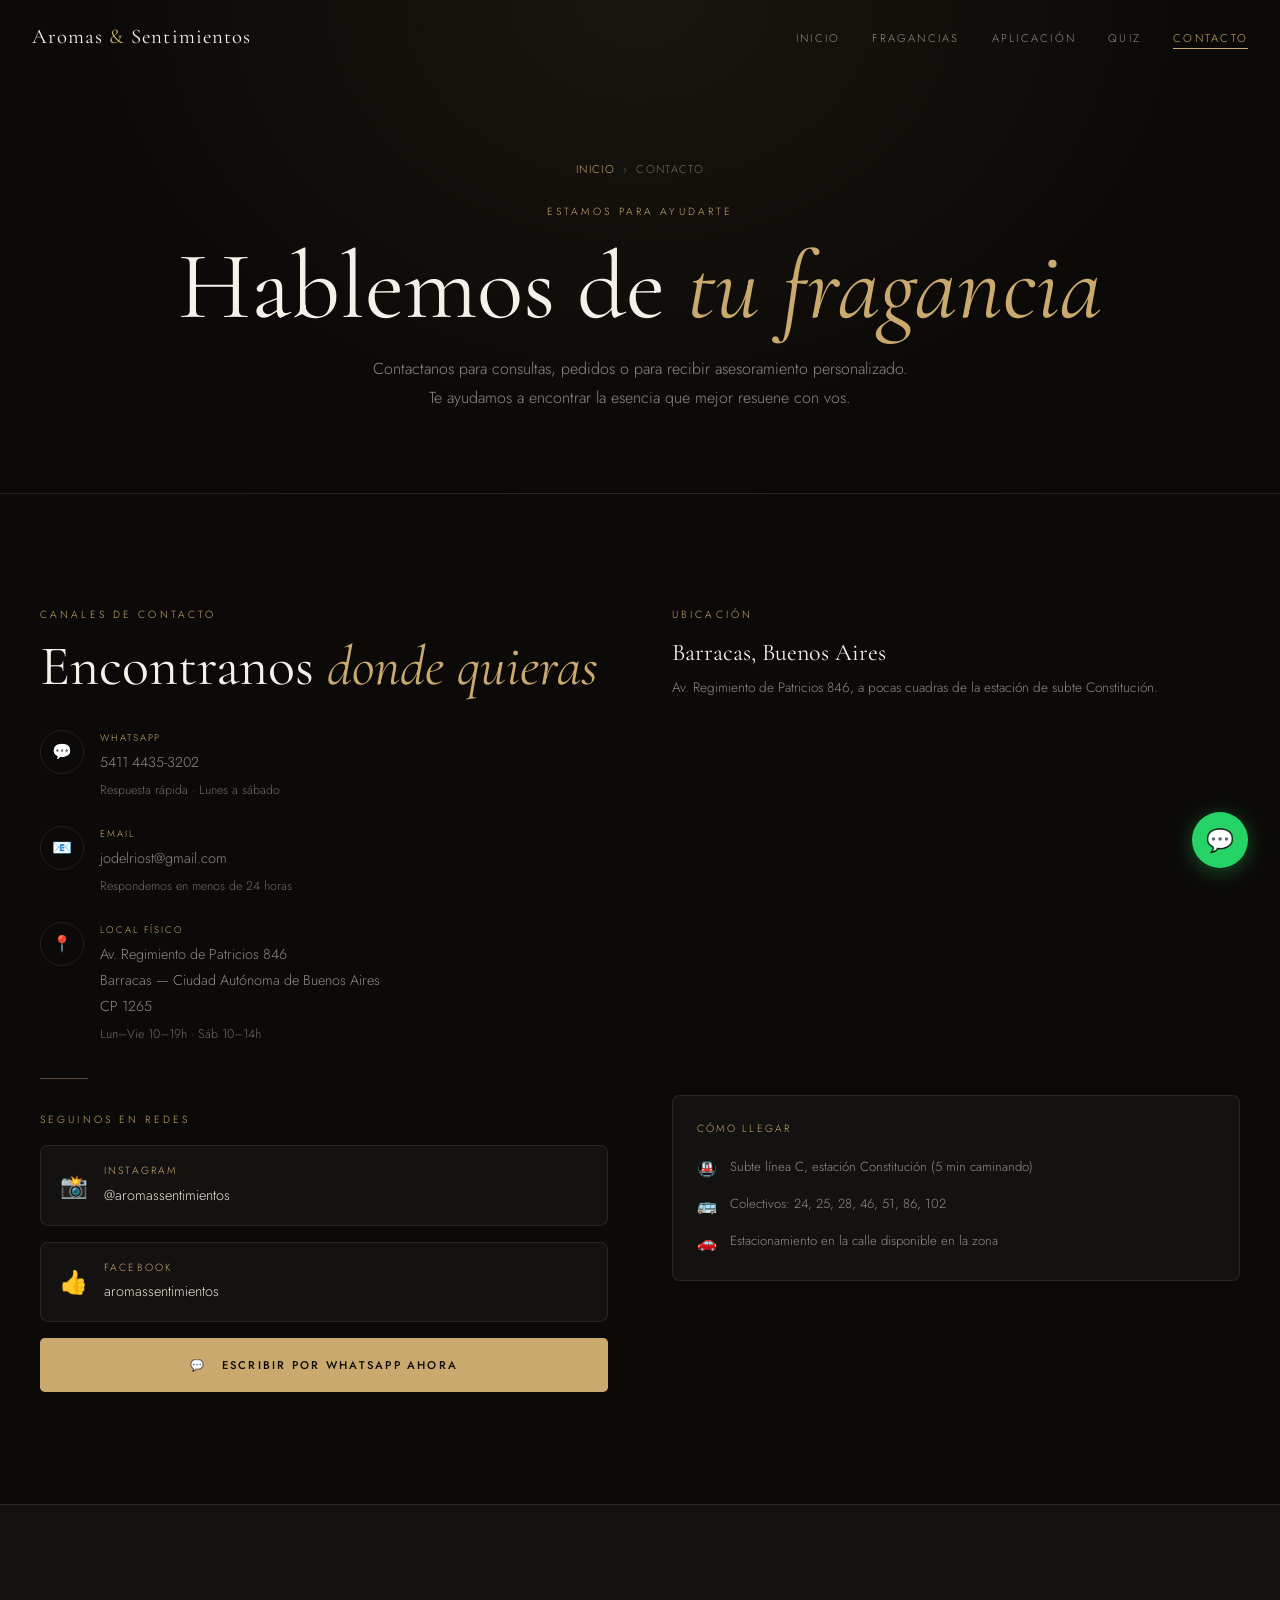
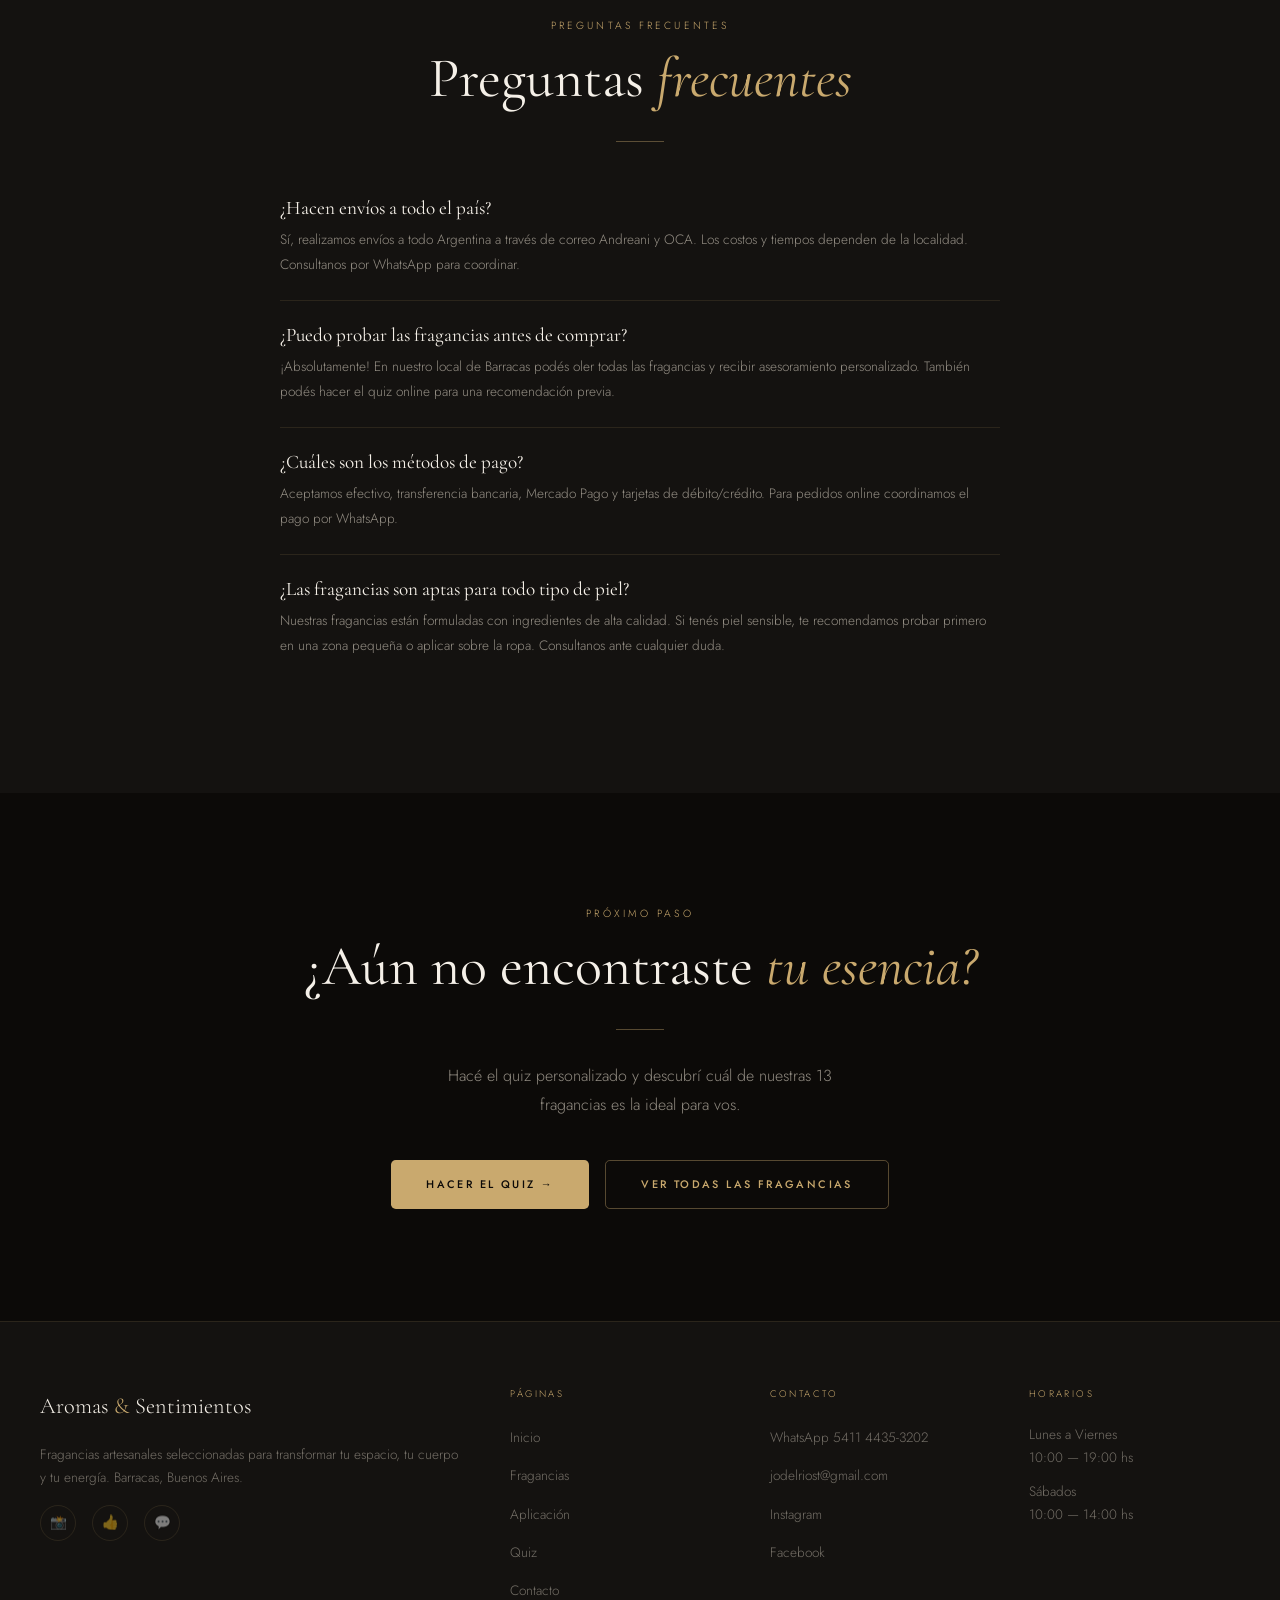
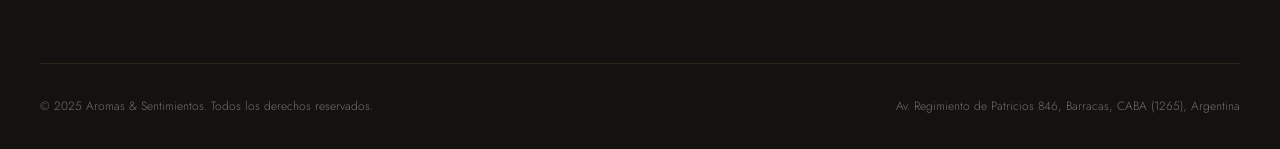
<file: contacto.html>
<!DOCTYPE html>
<html lang="es">
<head>
  <meta charset="UTF-8">
  <meta name="viewport" content="width=device-width, initial-scale=1.0">
  <title>Contacto — Aromas & Sentimientos | Barracas, Buenos Aires</title>
  <meta name="description" content="Contactanos por WhatsApp, email o visitá nuestro local en Av. Regimiento de Patricios 846, Barracas, CABA. Asesoramiento personalizado de fragancias artesanales.">
  <meta name="keywords" content="contacto aromas sentimientos, local fragancia Barracas, WhatsApp fragancia, comprar fragancias Buenos Aires">
  <meta name="robots" content="index, follow">
  <link rel="canonical" href="https://tufragancia.netlify.app/contacto.html">
  <meta property="og:type" content="website">
  <meta property="og:title" content="Contacto — Aromas & Sentimientos Barracas">
  <meta property="og:description" content="Contactanos para consultas, pedidos o asesoramiento personalizado en fragancias artesanales.">
  <meta property="og:url" content="https://tufragancia.netlify.app/contacto.html">
  <script type="application/ld+json">
  {
    "@context": "https://schema.org",
    "@type": "LocalBusiness",
    "name": "Aromas & Sentimientos",
    "description": "Fragancias artesanales seleccionadas para transformar tu espacio, cuerpo y energía.",
    "url": "https://aromassentimientos.com.ar",
    "telephone": "+541144353202",
    "email": "jodelriost@gmail.com",
    "address": {
      "@type": "PostalAddress",
      "streetAddress": "Avenida Regimiento de Patricios 846",
      "addressLocality": "Barracas",
      "addressRegion": "Ciudad Autónoma de Buenos Aires",
      "postalCode": "1265",
      "addressCountry": "AR"
    },
    "geo": {
      "@type": "GeoCoordinates",
      "latitude": -34.6290,
      "longitude": -58.3725
    },
    "sameAs": [
      "https://www.instagram.com/aromassentimientos",
      "https://www.facebook.com/aromassentimientos"
    ],
    "openingHoursSpecification": {
      "@type": "OpeningHoursSpecification",
      "dayOfWeek": ["Monday","Tuesday","Wednesday","Thursday","Friday","Saturday"],
      "opens": "10:00",
      "closes": "19:00"
    },
    "priceRange": "$$",
    "image": "https://aromassentimientos.com.ar/images/hero-bg.jpg"
  }
  </script>
  <link rel="icon" type="image/svg+xml" href="favicon.svg">
  <link rel="stylesheet" href="css/styles.css">
</head>
<body>

<nav class="nav" role="navigation" aria-label="Navegación principal">
  <a href="index.html" class="nav-logo">Aromas <span>&</span> Sentimientos</a>
  <ul class="nav-links" role="list">
    <li><a href="index.html">Inicio</a></li>
    <li><a href="fragancias.html">Fragancias</a></li>
    <li><a href="aplicacion.html">Aplicación</a></li>
    <li><a href="quiz.html">Quiz</a></li>
    <li><a href="contacto.html" class="active">Contacto</a></li>
  </ul>
  <button class="nav-hamburger" aria-label="Abrir menú"><span></span><span></span><span></span></button>
</nav>

<header class="page-hero">
  <div class="container">
    <nav class="breadcrumb" aria-label="Miga de pan">
      <a href="index.html">Inicio</a><span>›</span><span>Contacto</span>
    </nav>
    <span class="section-label">Estamos para ayudarte</span>
    <h1>Hablemos de <em>tu fragancia</em></h1>
    <p>Contactanos para consultas, pedidos o para recibir asesoramiento personalizado. Te ayudamos a encontrar la esencia que mejor resuene con vos.</p>
  </div>
</header>

<!-- CANALES DE CONTACTO -->
<section class="section">
  <div class="container">
    <div class="contact-grid">
      <div>
        <span class="section-label">Canales de contacto</span>
        <h2 style="margin-bottom:2rem;">Encontranos <em>donde quieras</em></h2>

        <!-- WhatsApp -->
        <div class="contact-item">
          <div class="contact-icon" aria-hidden="true">💬</div>
          <div>
            <p class="contact-label">WhatsApp</p>
            <p class="contact-value">
              <a href="https://api.whatsapp.com/send?phone=541144353202&text=Hola%2C%20me%20interesan%20las%20fragancias%20artesanales" target="_blank" rel="noopener noreferrer">5411 4435-3202</a>
            </p>
            <p style="font-size:0.78rem; color:var(--text-dim); margin-top:0.2rem;">Respuesta rápida · Lunes a sábado</p>
          </div>
        </div>

        <!-- Email -->
        <div class="contact-item">
          <div class="contact-icon" aria-hidden="true">📧</div>
          <div>
            <p class="contact-label">Email</p>
            <p class="contact-value">
              <a href="mailto:jodelriost@gmail.com">jodelriost@gmail.com</a>
            </p>
            <p style="font-size:0.78rem; color:var(--text-dim); margin-top:0.2rem;">Respondemos en menos de 24 horas</p>
          </div>
        </div>

        <!-- Dirección -->
        <div class="contact-item">
          <div class="contact-icon" aria-hidden="true">📍</div>
          <div>
            <p class="contact-label">Local físico</p>
            <p class="contact-value" itemprop="address" itemscope itemtype="https://schema.org/PostalAddress">
              <span itemprop="streetAddress">Av. Regimiento de Patricios 846</span><br>
              <span itemprop="addressLocality">Barracas</span> —
              <span itemprop="addressRegion">Ciudad Autónoma de Buenos Aires</span><br>
              CP <span itemprop="postalCode">1265</span>
            </p>
            <p style="font-size:0.78rem; color:var(--text-dim); margin-top:0.2rem;">Lun–Vie 10–19h · Sáb 10–14h</p>
          </div>
        </div>

        <div class="gold-line"></div>

        <!-- REDES SOCIALES -->
        <p class="section-label" style="margin-bottom:1rem;">Seguinos en redes</p>

        <div style="display:flex; flex-direction:column; gap:1rem;">

          <!-- Instagram -->
          <a href="https://www.instagram.com/aromassentimientos" target="_blank" rel="noopener noreferrer"
             style="display:flex; align-items:center; gap:1rem; padding:1rem 1.2rem; background:var(--surface); border:1px solid var(--border); border-radius:0.5rem; transition:all 0.3s; text-decoration:none;"
             onmouseover="this.style.borderColor='rgba(201,169,110,0.4)'" onmouseout="this.style.borderColor='rgba(201,169,110,0.12)'"
             aria-label="Instagram de Aromas Sentimientos">
            <span style="font-size:1.4rem;">📸</span>
            <div>
              <p style="font-size:0.65rem; letter-spacing:0.2em; text-transform:uppercase; color:var(--gold); margin-bottom:0.1rem;">Instagram</p>
              <p style="font-size:0.9rem; color:var(--cream);">@aromassentimientos</p>
            </div>
          </a>

          <!-- Facebook -->
          <a href="https://www.facebook.com/aromassentimientos" target="_blank" rel="noopener noreferrer"
             style="display:flex; align-items:center; gap:1rem; padding:1rem 1.2rem; background:var(--surface); border:1px solid var(--border); border-radius:0.5rem; transition:all 0.3s; text-decoration:none;"
             onmouseover="this.style.borderColor='rgba(201,169,110,0.4)'" onmouseout="this.style.borderColor='rgba(201,169,110,0.12)'"
             aria-label="Facebook de Aromas Sentimientos">
            <span style="font-size:1.4rem;">👍</span>
            <div>
              <p style="font-size:0.65rem; letter-spacing:0.2em; text-transform:uppercase; color:var(--gold); margin-bottom:0.1rem;">Facebook</p>
              <p style="font-size:0.9rem; color:var(--cream);">aromassentimientos</p>
            </div>
          </a>

          <!-- WhatsApp directo -->
          <a href="https://api.whatsapp.com/send?phone=541144353202&text=Hola%2C%20me%20interesan%20las%20fragancias%20artesanales" target="_blank" rel="noopener noreferrer"
             style="display:flex; align-items:center; justify-content:center; gap:0.7rem; padding:1.1rem 2rem; background:var(--gold); color:var(--bg); border-radius:0.3rem; font-family:'Jost',sans-serif; font-size:0.7rem; font-weight:500; letter-spacing:0.2em; text-transform:uppercase; transition:all 0.3s;"
             aria-label="Contactar por WhatsApp">
            💬 &nbsp; Escribir por WhatsApp ahora
          </a>

        </div>
      </div>

      <!-- MAPA -->
      <div>
        <p class="section-label" style="margin-bottom:1rem;">Ubicación</p>
        <h3 style="font-family:'Cormorant Garamond',serif; font-size:1.5rem; color:var(--white); margin-bottom:0.5rem;">Barracas, Buenos Aires</h3>
        <p style="font-size:0.85rem; color:var(--cream-dim); margin-bottom:1.5rem;">Av. Regimiento de Patricios 846, a pocas cuadras de la estación de subte Constitución.</p>
        <iframe
          class="map-embed"
          src="https://www.google.com/maps/embed?pb=!1m18!1m12!1m3!1d3283.4!2d-58.3725!3d-34.6290!2m3!1f0!2f0!3f0!3m2!1i1024!2i768!4f13.1!3m3!1m2!1s0x0%3A0x0!2zMzTCsDM3JzQ0LjQiUyA1OMKwMjInMjEuMCJX!5e0!3m2!1ses!2sar!4v1716000000000!5m2!1ses!2sar"
          width="100%"
          height="340"
          style="border:0;"
          allowfullscreen=""
          loading="lazy"
          referrerpolicy="no-referrer-when-downgrade"
          title="Mapa de Aromas & Sentimientos en Barracas, Buenos Aires"
          aria-label="Mapa de ubicación del local">
        </iframe>

        <div style="margin-top:1.5rem; background:var(--surface); border:1px solid var(--border); border-radius:0.5rem; padding:1.5rem;">
          <p style="font-size:0.65rem; letter-spacing:0.2em; text-transform:uppercase; color:var(--gold); margin-bottom:1rem;">Cómo llegar</p>
          <div style="display:flex; flex-direction:column; gap:0.6rem;">
            <div style="display:flex; gap:0.8rem; align-items:flex-start;">
              <span style="color:var(--gold); flex-shrink:0;">🚇</span>
              <p style="font-size:0.82rem; color:var(--cream-dim);">Subte línea C, estación Constitución (5 min caminando)</p>
            </div>
            <div style="display:flex; gap:0.8rem; align-items:flex-start;">
              <span style="color:var(--gold); flex-shrink:0;">🚌</span>
              <p style="font-size:0.82rem; color:var(--cream-dim);">Colectivos: 24, 25, 28, 46, 51, 86, 102</p>
            </div>
            <div style="display:flex; gap:0.8rem; align-items:flex-start;">
              <span style="color:var(--gold); flex-shrink:0;">🚗</span>
              <p style="font-size:0.82rem; color:var(--cream-dim);">Estacionamiento en la calle disponible en la zona</p>
            </div>
          </div>
        </div>
      </div>
    </div>
  </div>
</section>

<!-- FAQ -->
<section class="section" style="background:var(--surface); border-top:1px solid var(--border);">
  <div class="container">
    <div class="text-center reveal">
      <span class="section-label">Preguntas frecuentes</span>
      <h2>Preguntas <em>frecuentes</em></h2>
      <div class="gold-line center"></div>
    </div>
    <div style="max-width:720px; margin:0 auto;" itemscope itemtype="https://schema.org/FAQPage">
      <div class="faq-item reveal" style="border-bottom:1px solid var(--border); padding:1.5rem 0;" itemscope itemprop="mainEntity" itemtype="https://schema.org/Question">
        <h3 style="font-family:'Cormorant Garamond',serif; font-size:1.2rem; color:var(--white); margin-bottom:0.5rem;" itemprop="name">¿Hacen envíos a todo el país?</h3>
        <div itemscope itemprop="acceptedAnswer" itemtype="https://schema.org/Answer">
          <p style="font-size:0.85rem; color:var(--cream-dim);" itemprop="text">Sí, realizamos envíos a todo Argentina a través de correo Andreani y OCA. Los costos y tiempos dependen de la localidad. Consultanos por WhatsApp para coordinar.</p>
        </div>
      </div>
      <div class="faq-item reveal" style="border-bottom:1px solid var(--border); padding:1.5rem 0;" itemscope itemprop="mainEntity" itemtype="https://schema.org/Question">
        <h3 style="font-family:'Cormorant Garamond',serif; font-size:1.2rem; color:var(--white); margin-bottom:0.5rem;" itemprop="name">¿Puedo probar las fragancias antes de comprar?</h3>
        <div itemscope itemprop="acceptedAnswer" itemtype="https://schema.org/Answer">
          <p style="font-size:0.85rem; color:var(--cream-dim);" itemprop="text">¡Absolutamente! En nuestro local de Barracas podés oler todas las fragancias y recibir asesoramiento personalizado. También podés hacer el quiz online para una recomendación previa.</p>
        </div>
      </div>
      <div class="faq-item reveal" style="border-bottom:1px solid var(--border); padding:1.5rem 0;" itemscope itemprop="mainEntity" itemtype="https://schema.org/Question">
        <h3 style="font-family:'Cormorant Garamond',serif; font-size:1.2rem; color:var(--white); margin-bottom:0.5rem;" itemprop="name">¿Cuáles son los métodos de pago?</h3>
        <div itemscope itemprop="acceptedAnswer" itemtype="https://schema.org/Answer">
          <p style="font-size:0.85rem; color:var(--cream-dim);" itemprop="text">Aceptamos efectivo, transferencia bancaria, Mercado Pago y tarjetas de débito/crédito. Para pedidos online coordinamos el pago por WhatsApp.</p>
        </div>
      </div>
      <div class="faq-item reveal" style="padding:1.5rem 0;" itemscope itemprop="mainEntity" itemtype="https://schema.org/Question">
        <h3 style="font-family:'Cormorant Garamond',serif; font-size:1.2rem; color:var(--white); margin-bottom:0.5rem;" itemprop="name">¿Las fragancias son aptas para todo tipo de piel?</h3>
        <div itemscope itemprop="acceptedAnswer" itemtype="https://schema.org/Answer">
          <p style="font-size:0.85rem; color:var(--cream-dim);" itemprop="text">Nuestras fragancias están formuladas con ingredientes de alta calidad. Si tenés piel sensible, te recomendamos probar primero en una zona pequeña o aplicar sobre la ropa. Consultanos ante cualquier duda.</p>
        </div>
      </div>
    </div>
  </div>
</section>

<!-- CTA FINAL -->
<section class="section" style="text-align:center;">
  <div class="container reveal">
    <span class="section-label">Próximo paso</span>
    <h2>¿Aún no encontraste <em>tu esencia?</em></h2>
    <div class="gold-line center"></div>
    <p style="max-width:50ch; margin:0 auto 2.5rem;">Hacé el quiz personalizado y descubrí cuál de nuestras 13 fragancias es la ideal para vos.</p>
    <div style="display:flex; gap:1rem; justify-content:center; flex-wrap:wrap;">
      <a href="quiz.html" class="btn btn-gold">Hacer el Quiz →</a>
      <a href="fragancias.html" class="btn btn-outline">Ver todas las fragancias</a>
    </div>
  </div>
</section>

<footer class="footer">
  <div class="footer-grid">
    <div>
      <p class="footer-brand">Aromas <span>&</span> Sentimientos</p>
      <p class="footer-desc">Fragancias artesanales seleccionadas para transformar tu espacio, tu cuerpo y tu energía. Barracas, Buenos Aires.</p>
      <div class="social-links" style="margin-top:1rem;">
        <a href="https://www.instagram.com/aromassentimientos" target="_blank" rel="noopener noreferrer" class="social-link" aria-label="Instagram">📸</a>
        <a href="https://www.facebook.com/aromassentimientos" target="_blank" rel="noopener noreferrer" class="social-link" aria-label="Facebook">👍</a>
        <a href="https://api.whatsapp.com/send?phone=541144353202" target="_blank" rel="noopener noreferrer" class="social-link" aria-label="WhatsApp">💬</a>
      </div>
    </div>
    <div><p class="footer-title">Páginas</p><ul class="footer-links"><li><a href="index.html">Inicio</a></li><li><a href="fragancias.html">Fragancias</a></li><li><a href="aplicacion.html">Aplicación</a></li><li><a href="quiz.html">Quiz</a></li><li><a href="contacto.html">Contacto</a></li></ul></div>
    <div><p class="footer-title">Contacto</p><ul class="footer-links"><li><a href="https://api.whatsapp.com/send?phone=541144353202">WhatsApp 5411 4435-3202</a></li><li><a href="mailto:jodelriost@gmail.com">jodelriost@gmail.com</a></li><li><a href="https://www.instagram.com/aromassentimientos" target="_blank" rel="noopener noreferrer">Instagram</a></li><li><a href="https://www.facebook.com/aromassentimientos" target="_blank" rel="noopener noreferrer">Facebook</a></li></ul></div>
    <div><p class="footer-title">Horarios</p><ul class="footer-links"><li style="color:var(--text-dim); font-size:0.85rem;">Lunes a Viernes<br>10:00 — 19:00 hs</li><li style="color:var(--text-dim); font-size:0.85rem; margin-top:0.5rem;">Sábados<br>10:00 — 14:00 hs</li></ul></div>
  </div>
  <div class="footer-bottom">
    <p>© 2025 Aromas & Sentimientos. Todos los derechos reservados.</p>
    <p>Av. Regimiento de Patricios 846, Barracas, CABA (1265), Argentina</p>
  </div>
</footer>

<a href="https://api.whatsapp.com/send?phone=541144353202&text=Hola%2C%20me%20interesan%20las%20fragancias" target="_blank" rel="noopener noreferrer" class="wa-float" aria-label="Contactar por WhatsApp">💬</a>
<script src="js/main.js" defer></script>
</body>
</html>
</file>
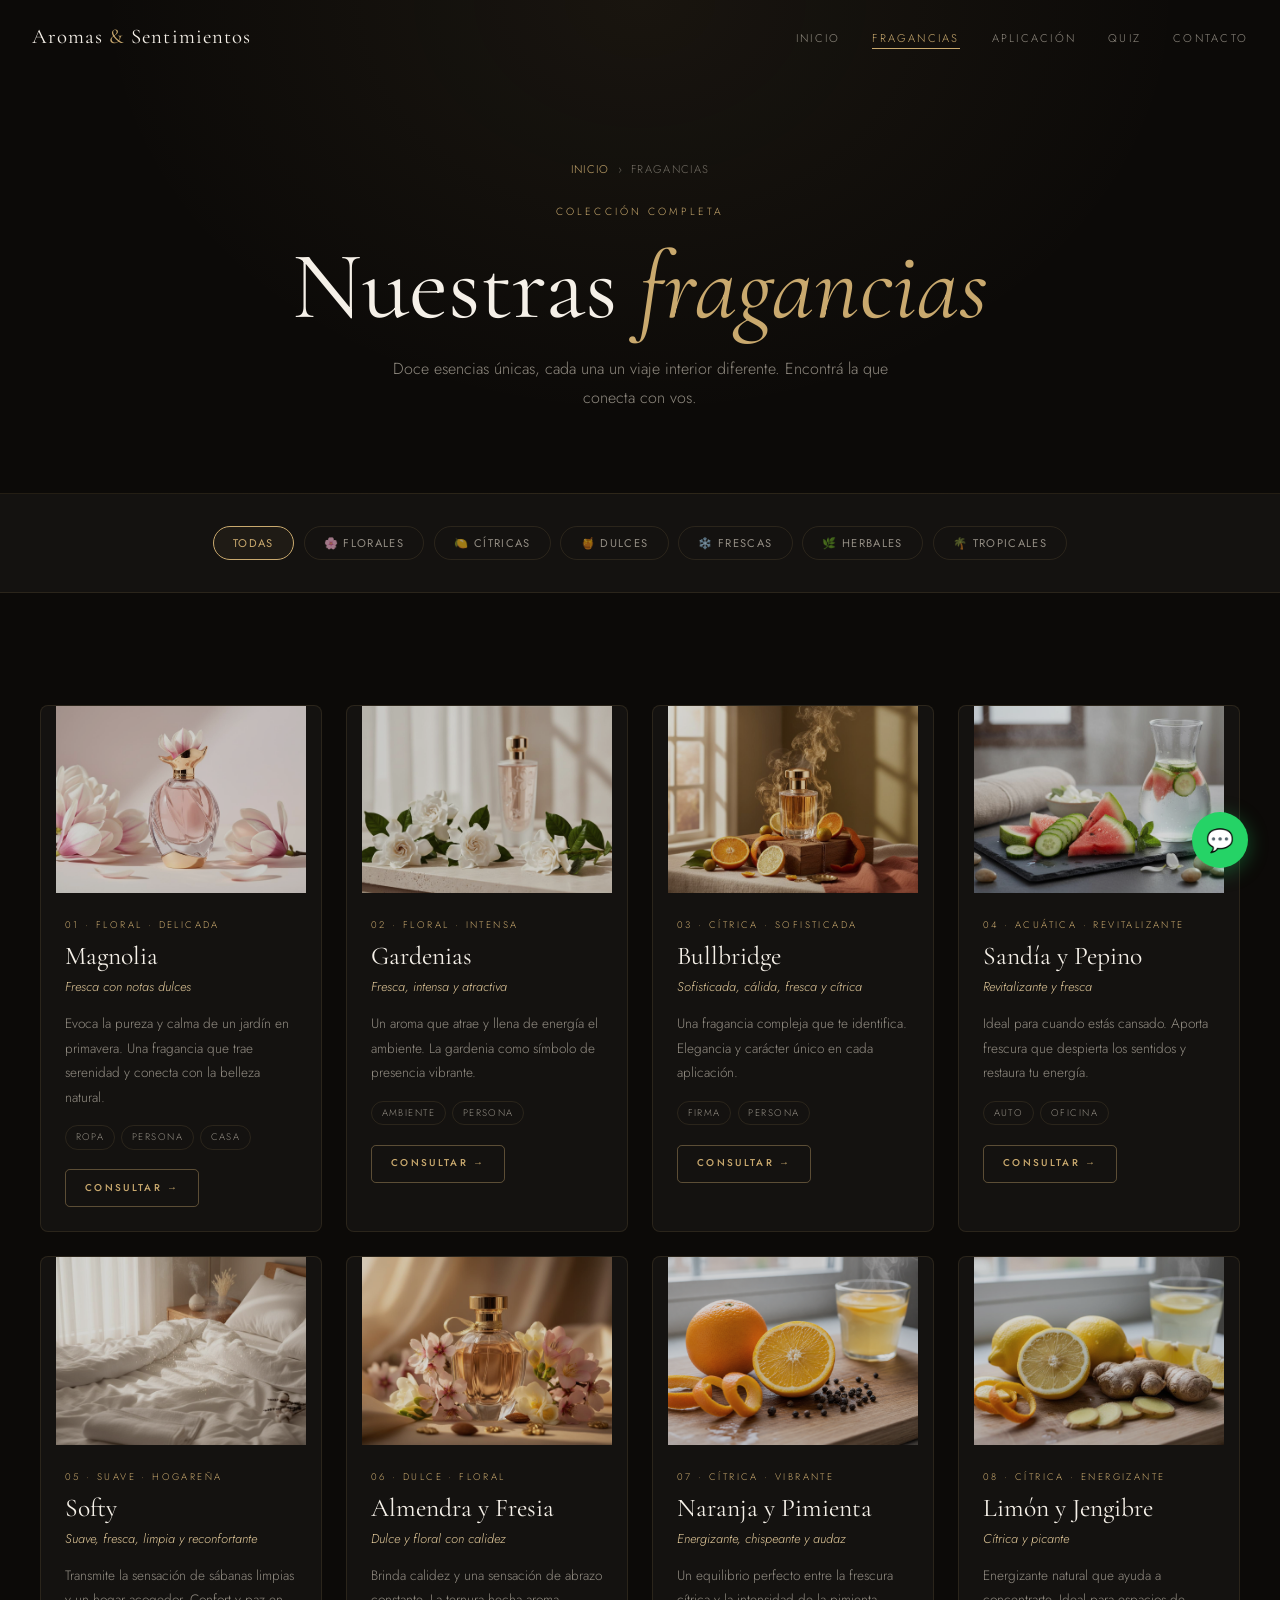
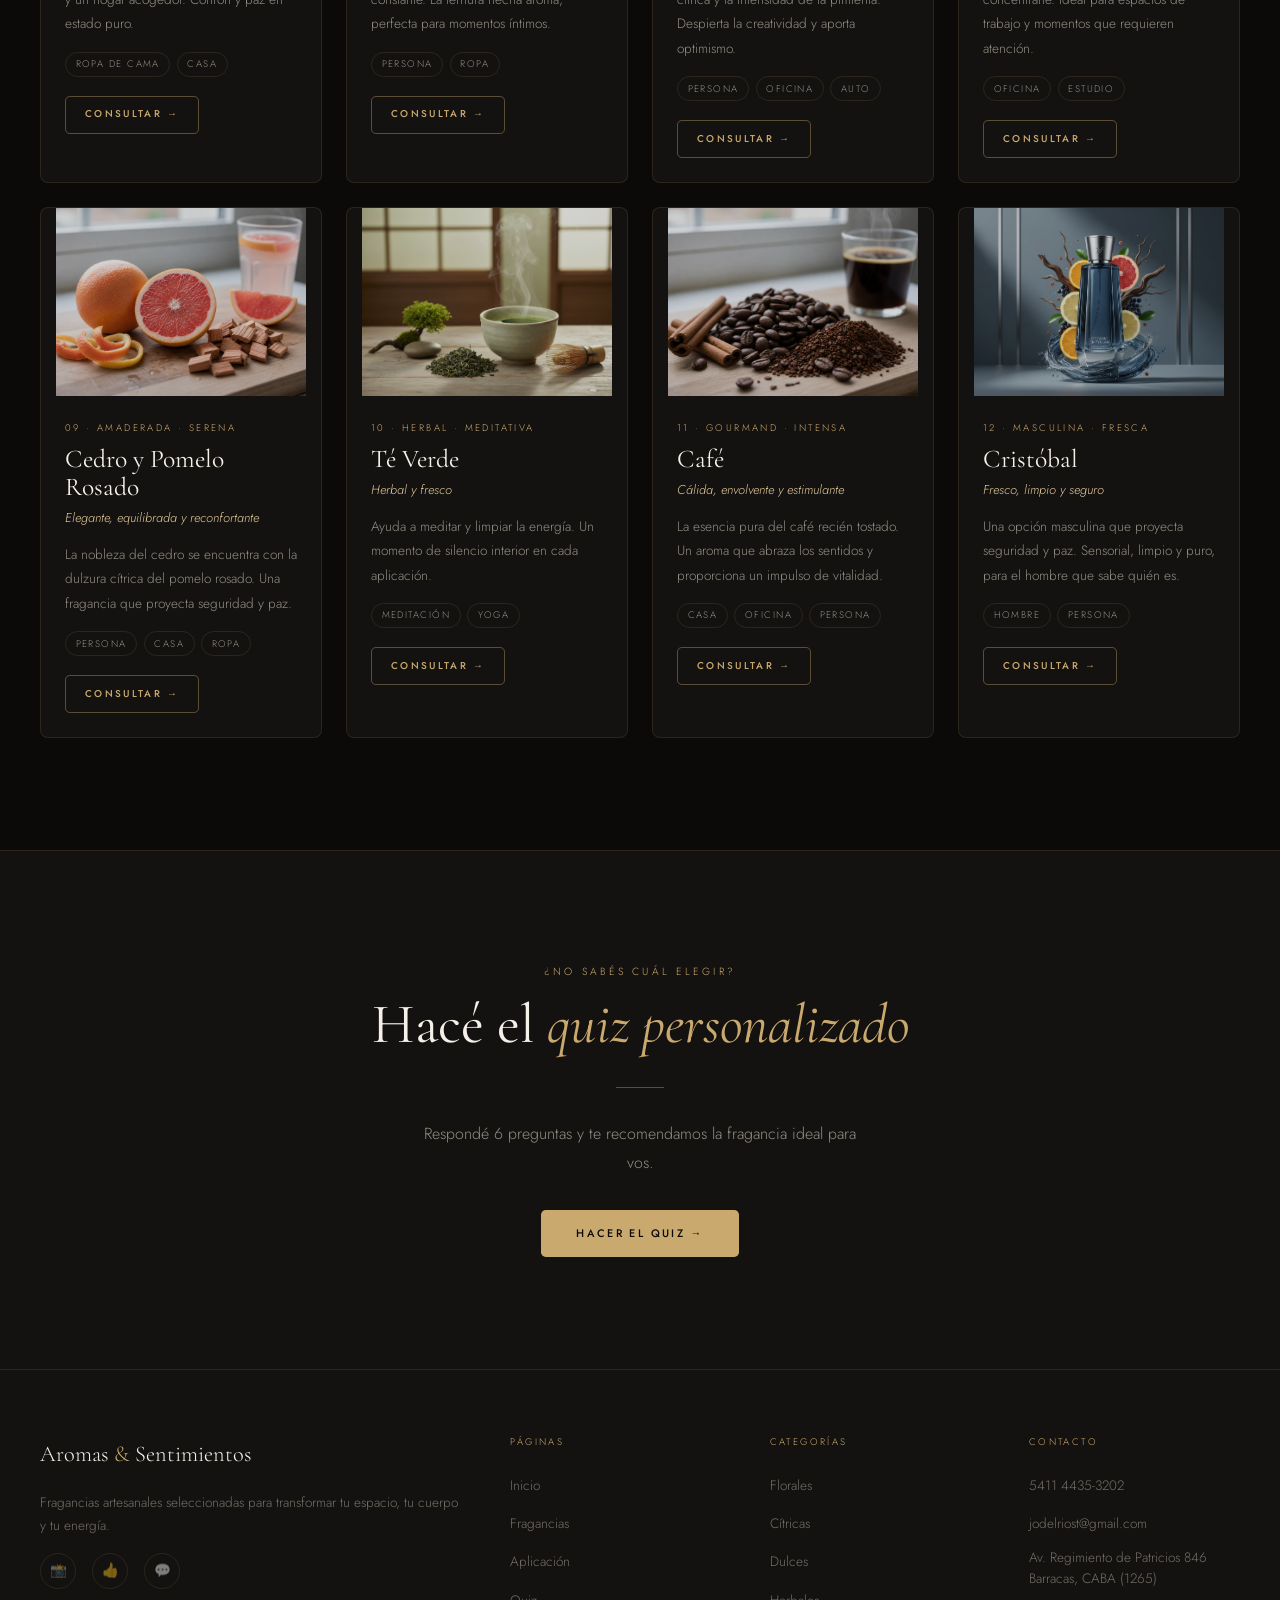
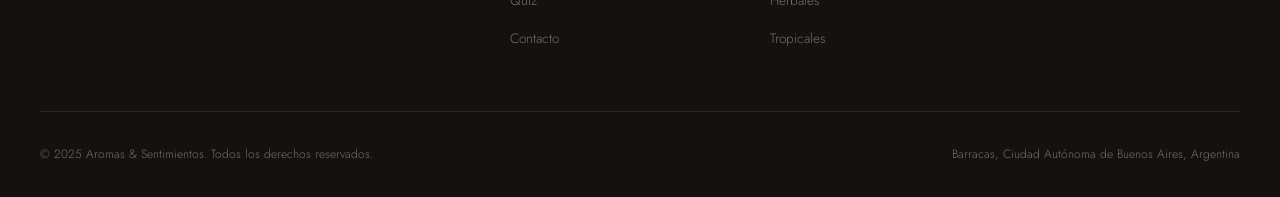
<file: fragancias.html>
<!DOCTYPE html>
<html lang="es">
<head>
  <meta charset="UTF-8">
  <meta name="viewport" content="width=device-width, initial-scale=1.0">
  <title>Fragancias Artesanales — 12 Esencias Únicas | Aromas & Sentimientos</title>
  <meta name="description" content="Explorá las 12 fragancias artesanales de Aromas & Sentimientos. Desde florales delicadas hasta cítricas energizantes. Cada una, un viaje interior único.">
  <meta name="keywords" content="fragancias artesanales, magnolia, jazmín, bambú, bullbridge, té verde, gardenias, aromaterapia Buenos Aires">
  <meta name="robots" content="index, follow">
  <link rel="canonical" href="https://tufragancia.netlify.app/fragancias.html">
  <meta property="og:type" content="website">
  <meta property="og:title" content="12 Fragancias Artesanales — Aromas & Sentimientos">
  <meta property="og:description" content="Explorá las 12 fragancias artesanales únicas de Aromas & Sentimientos Buenos Aires.">
  <meta property="og:url" content="https://tufragancia.netlify.app/fragancias.html">
  <meta property="og:image" content="https://tufragancia.netlify.app/images/fragrance-magnolia.jpg">
  <script type="application/ld+json">
  {
    "@context": "https://schema.org",
    "@type": "CollectionPage",
    "name": "Catálogo de Fragancias — Aromas & Sentimientos",
    "description": "Las 12 fragancias artesanales de Aromas y Sentimientos.",
    "url": "https://aromassentimientos.com.ar/fragancias.html",
    "breadcrumb": {
      "@type": "BreadcrumbList",
      "itemListElement": [
        {"@type":"ListItem","position":1,"name":"Inicio","item":"https://aromassentimientos.com.ar/"},
        {"@type":"ListItem","position":2,"name":"Fragancias","item":"https://aromassentimientos.com.ar/fragancias.html"}
      ]
    }
  }
  </script>
  <link rel="icon" type="image/svg+xml" href="favicon.svg">
  <link rel="stylesheet" href="css/styles.css">
</head>
<body>

<nav class="nav" role="navigation" aria-label="Navegación principal">
  <a href="index.html" class="nav-logo">Aromas <span>&</span> Sentimientos</a>
  <ul class="nav-links" role="list">
    <li><a href="index.html">Inicio</a></li>
    <li><a href="fragancias.html" class="active">Fragancias</a></li>
    <li><a href="aplicacion.html">Aplicación</a></li>
    <li><a href="quiz.html">Quiz</a></li>
    <li><a href="contacto.html">Contacto</a></li>
  </ul>
  <button class="nav-hamburger" aria-label="Abrir menú"><span></span><span></span><span></span></button>
</nav>

<header class="page-hero">
  <div class="container">
    <nav class="breadcrumb" aria-label="Miga de pan">
      <a href="index.html">Inicio</a>
      <span>›</span>
      <span>Fragancias</span>
    </nav>
    <span class="section-label">Colección Completa</span>
    <h1>Nuestras <em>fragancias</em></h1>
    <p>Doce esencias únicas, cada una un viaje interior diferente. Encontrá la que conecta con vos.</p>
  </div>
</header>

<!-- FILTROS -->
<section style="padding: 2rem; border-bottom: 1px solid var(--border); background: var(--surface);">
  <div class="container">
    <div style="display:flex; gap:0.6rem; flex-wrap:wrap; justify-content:center;" role="group" aria-label="Filtrar fragancias">
      <button class="filter-btn active" data-filter="all" onclick="filterFragancias('all',this)">Todas</button>
      <button class="filter-btn" data-filter="floral" onclick="filterFragancias('floral',this)">🌸 Florales</button>
      <button class="filter-btn" data-filter="citrica" onclick="filterFragancias('citrica',this)">🍋 Cítricas</button>
      <button class="filter-btn" data-filter="dulce" onclick="filterFragancias('dulce',this)">🍯 Dulces</button>
      <button class="filter-btn" data-filter="fresca" onclick="filterFragancias('fresca',this)">❄️ Frescas</button>
      <button class="filter-btn" data-filter="herbal" onclick="filterFragancias('herbal',this)">🌿 Herbales</button>
      <button class="filter-btn" data-filter="tropical" onclick="filterFragancias('tropical',this)">🌴 Tropicales</button>
    </div>
  </div>
</section>
<style>
.filter-btn {
  padding: 0.5rem 1.2rem;
  border: 1px solid var(--border);
  background: transparent;
  color: var(--cream-dim);
  border-radius: 2rem;
  font-family: 'Jost', sans-serif;
  font-size: 0.7rem;
  letter-spacing: 0.12em;
  text-transform: uppercase;
  cursor: pointer;
  transition: all 0.3s ease;
}
.filter-btn:hover, .filter-btn.active {
  border-color: var(--gold);
  color: var(--gold);
  background: rgba(201,169,110,0.06);
}
.frag-card { transition: all 0.4s ease; }
.frag-card.hidden {
  display: none;
}

/* Layout dinámico centrado según cantidad de items visibles */
/* Default: auto-fit para responsividad */
.frag-grid {
  display: grid;
  grid-template-columns: repeat(auto-fit, minmax(250px, 1fr));
  gap: 1.5rem;
  justify-content: center;
}
/* Imagen ajustable */
.frag-card-img {
  width: 100%;
  max-width: 250px;
  height: auto;
  aspect-ratio: 4/3;
  object-fit: cover;
  display: block;
  margin: 0 auto;
}
.frag-card.hidden {
  visibility: visible;
  opacity: 1;
  transform: none;
  pointer-events: auto;
  height: auto;
  overflow: visible;
  margin: 0;
  padding: 1.5rem;
  border: 1px solid var(--border);
}
/* 1 item visible */
.frag-grid[data-visible="1"] {
  grid-template-columns: 1fr;
}
/* 2 items - 2 columnas */
.frag-grid[data-visible="2"] {
  grid-template-columns: repeat(2, 1fr);
}
/* 3 items - 3 columnas */
.frag-grid[data-visible="3"] {
  grid-template-columns: repeat(3, 1fr);
}
</style>

<section class="section" aria-label="Catálogo de fragancias">
  <div class="container">
    <div class="frag-grid" id="frag-grid" role="list">

      <!-- 1. MAGNOLIA -->
      <article class="frag-card reveal" data-tipo="floral" role="listitem" itemscope itemtype="https://schema.org/Product">
        <img src="images/fragrance-magnolia.jpg" alt="Fragancia Magnolia - Floral delicada, fresca con notas dulces" class="frag-card-img" width="400" height="300" loading="lazy" itemprop="image">
        <div class="frag-card-body">
          <p class="frag-cat">01 · Floral · Delicada</p>
          <h2 class="frag-name" itemprop="name">Magnolia</h2>
          <p class="frag-perfil" itemprop="description">Fresca con notas dulces</p>
          <p class="frag-desc">Evoca la pureza y calma de un jardín en primavera. Una fragancia que trae serenidad y conecta con la belleza natural.</p>
          <div class="frag-usos" aria-label="Usos recomendados">
            <span class="frag-uso-tag">Ropa</span>
            <span class="frag-uso-tag">Persona</span>
            <span class="frag-uso-tag">Casa</span>
          </div>
          <div style="margin-top:1.2rem;">
            <a href="https://api.whatsapp.com/send?phone=541144353202&text=Hola%2C%20me%20interesa%20la%20fragancia%20Magnolia" target="_blank" rel="noopener noreferrer" class="btn btn-outline" style="font-size:0.62rem; padding:0.6rem 1.2rem;">Consultar →</a>
          </div>
        </div>
      </article>

      <!-- 2. GARDENIAS -->
      <article class="frag-card reveal" data-tipo="floral" role="listitem" itemscope itemtype="https://schema.org/Product">
        <img src="images/fragrance-gardenias.jpg" alt="Fragancia Gardenias - Floral intensa y atractiva" class="frag-card-img" width="400" height="300" loading="lazy" itemprop="image">
        <div class="frag-card-body">
          <p class="frag-cat">02 · Floral · Intensa</p>
          <h2 class="frag-name" itemprop="name">Gardenias</h2>
          <p class="frag-perfil" itemprop="description">Fresca, intensa y atractiva</p>
          <p class="frag-desc">Un aroma que atrae y llena de energía el ambiente. La gardenia como símbolo de presencia vibrante.</p>
          <div class="frag-usos">
            <span class="frag-uso-tag">Ambiente</span>
            <span class="frag-uso-tag">Persona</span>
          </div>
          <div style="margin-top:1.2rem;">
            <a href="https://api.whatsapp.com/send?phone=541144353202&text=Hola%2C%20me%20interesa%20la%20fragancia%20Gardenias" target="_blank" rel="noopener noreferrer" class="btn btn-outline" style="font-size:0.62rem; padding:0.6rem 1.2rem;">Consultar →</a>
          </div>
        </div>
      </article>

      <!-- 3. BULLBRIDGE -->
      <article class="frag-card reveal" data-tipo="citrica" role="listitem" itemscope itemtype="https://schema.org/Product">
        <img src="images/fragrance-bullbridge.jpg" alt="Fragancia Bullbridge - Cítrica sofisticada" class="frag-card-img" width="400" height="300" loading="lazy" itemprop="image">
        <div class="frag-card-body">
          <p class="frag-cat">03 · Cítrica · Sofisticada</p>
          <h2 class="frag-name" itemprop="name">Bullbridge</h2>
          <p class="frag-perfil" itemprop="description">Sofisticada, cálida, fresca y cítrica</p>
          <p class="frag-desc">Una fragancia compleja que te identifica. Elegancia y carácter único en cada aplicación.</p>
          <div class="frag-usos">
            <span class="frag-uso-tag">Firma</span>
            <span class="frag-uso-tag">Persona</span>
          </div>
          <div style="margin-top:1.2rem;">
            <a href="https://api.whatsapp.com/send?phone=541144353202&text=Hola%2C%20me%20interesa%20la%20fragancia%20Bullbridge" target="_blank" rel="noopener noreferrer" class="btn btn-outline" style="font-size:0.62rem; padding:0.6rem 1.2rem;">Consultar →</a>
          </div>
        </div>
      </article>

      <!-- 4. SANDÍA Y PEPINO -->
      <article class="frag-card reveal" data-tipo="fresca" role="listitem" itemscope itemtype="https://schema.org/Product">
        <img src="images/fragrance-sandia.jpg" alt="Fragancia Sandía y Pepino - Acuática revitalizante" class="frag-card-img" width="400" height="300" loading="lazy" itemprop="image">
        <div class="frag-card-body">
          <p class="frag-cat">04 · Acuática · Revitalizante</p>
          <h2 class="frag-name" itemprop="name">Sandía y Pepino</h2>
          <p class="frag-perfil" itemprop="description">Revitalizante y fresca</p>
          <p class="frag-desc">Ideal para cuando estás cansado. Aporta frescura que despierta los sentidos y restaura tu energía.</p>
          <div class="frag-usos">
            <span class="frag-uso-tag">Auto</span>
            <span class="frag-uso-tag">Oficina</span>
          </div>
          <div style="margin-top:1.2rem;">
            <a href="https://api.whatsapp.com/send?phone=541144353202&text=Hola%2C%20me%20interesa%20la%20fragancia%20Sand%C3%ADa%20y%20Pepino" target="_blank" rel="noopener noreferrer" class="btn btn-outline" style="font-size:0.62rem; padding:0.6rem 1.2rem;">Consultar →</a>
          </div>
        </div>
      </article>

      <!-- 5. SOFTY -->
      <article class="frag-card reveal" data-tipo="fresca" role="listitem" itemscope itemtype="https://schema.org/Product">
        <img src="images/fragrance-softy.jpg" alt="Fragancia Softy - Suave hogareña" class="frag-card-img" width="400" height="300" loading="lazy" itemprop="image">
        <div class="frag-card-body">
          <p class="frag-cat">05 · Suave · Hogareña</p>
          <h2 class="frag-name" itemprop="name">Softy</h2>
          <p class="frag-perfil" itemprop="description">Suave, fresca, limpia y reconfortante</p>
          <p class="frag-desc">Transmite la sensación de sábanas limpias y un hogar acogedor. Confort y paz en estado puro.</p>
          <div class="frag-usos">
            <span class="frag-uso-tag">Ropa de cama</span>
            <span class="frag-uso-tag">Casa</span>
          </div>
          <div style="margin-top:1.2rem;">
            <a href="https://api.whatsapp.com/send?phone=541144353202&text=Hola%2C%20me%20interesa%20la%20fragancia%20Softy" target="_blank" rel="noopener noreferrer" class="btn btn-outline" style="font-size:0.62rem; padding:0.6rem 1.2rem;">Consultar →</a>
          </div>
        </div>
      </article>

      <!-- 6. ALMENDRA Y FRESIA -->
      <article class="frag-card reveal" data-tipo="dulce" role="listitem" itemscope itemtype="https://schema.org/Product">
        <img src="images/fragrance-almendra.jpg" alt="Fragancia Almendra y Fresia - Dulce floral" class="frag-card-img" width="400" height="300" loading="lazy" itemprop="image">
        <div class="frag-card-body">
          <p class="frag-cat">06 · Dulce · Floral</p>
          <h2 class="frag-name" itemprop="name">Almendra y Fresia</h2>
          <p class="frag-perfil" itemprop="description">Dulce y floral con calidez</p>
          <p class="frag-desc">Brinda calidez y una sensación de abrazo constante. La ternura hecha aroma, perfecta para momentos íntimos.</p>
          <div class="frag-usos">
            <span class="frag-uso-tag">Persona</span>
            <span class="frag-uso-tag">Ropa</span>
          </div>
          <div style="margin-top:1.2rem;">
            <a href="https://api.whatsapp.com/send?phone=541144353202&text=Hola%2C%20me%20interesa%20la%20fragancia%20Almendra%20y%20Fresia" target="_blank" rel="noopener noreferrer" class="btn btn-outline" style="font-size:0.62rem; padding:0.6rem 1.2rem;">Consultar →</a>
          </div>
        </div>
      </article>

      <!-- 7. NARANJA Y PIMIENTA -->
      <article class="frag-card reveal" data-tipo="citrica" role="listitem" itemscope itemtype="https://schema.org/Product">
        <img src="images/fragance-naranjaypim.jpg" alt="Fragancia Naranja y Pimienta - Cítrica vibrante" class="frag-card-img" width="400" height="300" loading="lazy" itemprop="image">
        <div class="frag-card-body">
          <p class="frag-cat">07 · Cítrica · Vibrante</p>
          <h2 class="frag-name" itemprop="name">Naranja y Pimienta</h2>
          <p class="frag-perfil" itemprop="description">Energizante, chispeante y audaz</p>
          <p class="frag-desc">Un equilibrio perfecto entre la frescura cítrica y la intensidad de la pimienta. Despierta la creatividad y aporta optimismo.</p>
          <div class="frag-usos">
            <span class="frag-uso-tag">Persona</span>
            <span class="frag-uso-tag">Oficina</span>
            <span class="frag-uso-tag">Auto</span>
          </div>
          <div style="margin-top:1.2rem;">
            <a href="https://api.whatsapp.com/send?phone=541144353202&text=Hola%2C%20me%20interesa%20la%20fragancia%20Naranja%20y%20Pimienta" target="_blank" rel="noopener noreferrer" class="btn btn-outline" style="font-size:0.62rem; padding:0.6rem 1.2rem;">Consultar →</a>
          </div>
        </div>
      </article>

      <!-- 8. LIMÓN Y JENGIBRE -->
      <article class="frag-card reveal" data-tipo="citrica" role="listitem" itemscope itemtype="https://schema.org/Product">
        <img src="images/fragrance-limon.jpg" alt="Fragancia Limón y Jengibre - Cítrica energizante" class="frag-card-img" width="400" height="300" loading="lazy" itemprop="image">
        <div class="frag-card-body">
          <p class="frag-cat">08 · Cítrica · Energizante</p>
          <h2 class="frag-name" itemprop="name">Limón y Jengibre</h2>
          <p class="frag-perfil" itemprop="description">Cítrica y picante</p>
          <p class="frag-desc">Energizante natural que ayuda a concentrarte. Ideal para espacios de trabajo y momentos que requieren atención.</p>
          <div class="frag-usos">
            <span class="frag-uso-tag">Oficina</span>
            <span class="frag-uso-tag">Estudio</span>
          </div>
          <div style="margin-top:1.2rem;">
            <a href="https://api.whatsapp.com/send?phone=541144353202&text=Hola%2C%20me%20interesa%20la%20fragancia%20Lim%C3%B3n%20y%20Jengibre" target="_blank" rel="noopener noreferrer" class="btn btn-outline" style="font-size:0.62rem; padding:0.6rem 1.2rem;">Consultar →</a>
          </div>
        </div>
      </article>

      <!-- 9. CEDRO Y POMELO ROSADO -->
      <article class="frag-card reveal" data-tipo="citrica" role="listitem" itemscope itemtype="https://schema.org/Product">
        <img src="images/fragance-cedroypom.jpg" alt="Fragancia Cedro y Pomelo Rosado - Amaderada serena" class="frag-card-img" width="400" height="300" loading="lazy" itemprop="image">
        <div class="frag-card-body">
          <p class="frag-cat">09 · Amaderada · Serena</p>
          <h2 class="frag-name" itemprop="name">Cedro y Pomelo Rosado</h2>
          <p class="frag-perfil" itemprop="description">Elegante, equilibrada y reconfortante</p>
          <p class="frag-desc">La nobleza del cedro se encuentra con la dulzura cítrica del pomelo rosado. Una fragancia que proyecta seguridad y paz.</p>
          <div class="frag-usos">
            <span class="frag-uso-tag">Persona</span>
            <span class="frag-uso-tag">Casa</span>
            <span class="frag-uso-tag">Ropa</span>
          </div>
          <div style="margin-top:1.2rem;">
            <a href="https://api.whatsapp.com/send?phone=541144353202&text=Hola%2C%20me%20interesa%20la%20fragancia%20Cedro%20y%20Pomelo%20Rosado" target="_blank" rel="noopener noreferrer" class="btn btn-outline" style="font-size:0.62rem; padding:0.6rem 1.2rem;">Consultar →</a>
          </div>
        </div>
      </article>

      <!-- 10. TÉ VERDE -->
      <article class="frag-card reveal" data-tipo="herbal" role="listitem" itemscope itemtype="https://schema.org/Product">
        <img src="images/fragrance-te.jpg" alt="Fragancia Té Verde - Herbal meditativa" class="frag-card-img" width="400" height="300" loading="lazy" itemprop="image">
        <div class="frag-card-body">
          <p class="frag-cat">10 · Herbal · Meditativa</p>
          <h2 class="frag-name" itemprop="name">Té Verde</h2>
          <p class="frag-perfil" itemprop="description">Herbal y fresco</p>
          <p class="frag-desc">Ayuda a meditar y limpiar la energía. Un momento de silencio interior en cada aplicación.</p>
          <div class="frag-usos">
            <span class="frag-uso-tag">Meditación</span>
            <span class="frag-uso-tag">Yoga</span>
          </div>
          <div style="margin-top:1.2rem;">
            <a href="https://api.whatsapp.com/send?phone=541144353202&text=Hola%2C%20me%20interesa%20la%20fragancia%20T%C3%A9%20Verde" target="_blank" rel="noopener noreferrer" class="btn btn-outline" style="font-size:0.62rem; padding:0.6rem 1.2rem;">Consultar →</a>
          </div>
        </div>
      </article>

      <!-- 11. CAFÉ -->
      <article class="frag-card reveal" data-tipo="dulce" role="listitem" itemscope itemtype="https://schema.org/Product">
        <img src="images/fragance-cafe.jpg" alt="Fragancia Café - Gourmand intensa" class="frag-card-img" width="400" height="300" loading="lazy" itemprop="image">
        <div class="frag-card-body">
          <p class="frag-cat">11 · Gourmand · Intensa</p>
          <h2 class="frag-name" itemprop="name">Café</h2>
          <p class="frag-perfil" itemprop="description">Cálida, envolvente y estimulante</p>
          <p class="frag-desc">La esencia pura del café recién tostado. Un aroma que abraza los sentidos y proporciona un impulso de vitalidad.</p>
          <div class="frag-usos">
            <span class="frag-uso-tag">Casa</span>
            <span class="frag-uso-tag">Oficina</span>
            <span class="frag-uso-tag">Persona</span>
          </div>
          <div style="margin-top:1.2rem;">
            <a href="https://api.whatsapp.com/send?phone=541144353202&text=Hola%2C%20me%20interesa%20la%20fragancia%20Café" target="_blank" rel="noopener noreferrer" class="btn btn-outline" style="font-size:0.62rem; padding:0.6rem 1.2rem;">Consultar →</a>
          </div>
        </div>
      </article>

      <!-- 12. CRISTÓBAL -->
      <article class="frag-card reveal" data-tipo="fresca" role="listitem" itemscope itemtype="https://schema.org/Product">
        <img src="images/fragrance-cristobal.jpg" alt="Fragancia Cristóbal - Masculina fresca" class="frag-card-img" width="400" height="300" loading="lazy" itemprop="image">
        <div class="frag-card-body">
          <p class="frag-cat">12 · Masculina · Fresca</p>
          <h2 class="frag-name" itemprop="name">Cristóbal</h2>
          <p class="frag-perfil" itemprop="description">Fresco, limpio y seguro</p>
          <p class="frag-desc">Una opción masculina que proyecta seguridad y paz. Sensorial, limpio y puro, para el hombre que sabe quién es.</p>
          <div class="frag-usos">
            <span class="frag-uso-tag">Hombre</span>
            <span class="frag-uso-tag">Persona</span>
          </div>
          <div style="margin-top:1.2rem;">
            <a href="https://api.whatsapp.com/send?phone=541144353202&text=Hola%2C%20me%20interesa%20la%20fragancia%20Crist%C3%B3bal" target="_blank" rel="noopener noreferrer" class="btn btn-outline" style="font-size:0.62rem; padding:0.6rem 1.2rem;">Consultar →</a>
          </div>
        </div>
      </article>

    </div>
  </div}
>
</section>

<!-- CTA -->
<section class="section" style="background:var(--surface); border-top:1px solid var(--border); text-align:center;">
  <div class="container reveal">
    <span class="section-label">¿No sabés cuál elegir?</span>
    <h2>Hacé el <em>quiz personalizado</em></h2>
    <div class="gold-line center"></div>
    <p style="max-width:50ch; margin:0 auto 2rem;">Respondé 6 preguntas y te recomendamos la fragancia ideal para vos.</p>
    <a href="quiz.html" class="btn btn-gold">Hacer el Quiz →</a>
  </div>
</section>

<footer class="footer">
  <div class="footer-grid">
    <div>
      <p class="footer-brand">Aromas <span>&</span> Sentimientos</p>
      <p class="footer-desc">Fragancias artesanales seleccionadas para transformar tu espacio, tu cuerpo y tu energía.</p>
      <div class="social-links" style="margin-top:1rem;">
        <a href="https://www.instagram.com/aromassentimientos" target="_blank" rel="noopener noreferrer" class="social-link" aria-label="Instagram">📸</a>
        <a href="https://www.facebook.com/aromassentimientos" target="_blank" rel="noopener noreferrer" class="social-link" aria-label="Facebook">👍</a>
        <a href="https://api.whatsapp.com/send?phone=541144353202" target="_blank" rel="noopener noreferrer" class="social-link" aria-label="WhatsApp">💬</a>
      </div>
    </div>
    <div>
      <p class="footer-title">Páginas</p>
      <ul class="footer-links">
        <li><a href="index.html">Inicio</a></li>
        <li><a href="fragancias.html">Fragancias</a></li>
        <li><a href="aplicacion.html">Aplicación</a></li>
        <li><a href="quiz.html">Quiz</a></li>
        <li><a href="contacto.html">Contacto</a></li>
      </ul>
    </div>
    <div>
      <p class="footer-title">Categorías</p>
      <ul class="footer-links">
        <li><a href="#" onclick="filterFragancias('floral',null)">Florales</a></li>
        <li><a href="#" onclick="filterFragancias('citrica',null)">Cítricas</a></li>
        <li><a href="#" onclick="filterFragancias('dulce',null)">Dulces</a></li>
        <li><a href="#" onclick="filterFragancias('herbal',null)">Herbales</a></li>
        <li><a href="#" onclick="filterFragancias('tropical',null)">Tropicales</a></li>
      </ul>
    </div>
    <div>
      <p class="footer-title">Contacto</p>
      <ul class="footer-links">
        <li><a href="tel:+541144353202">5411 4435-3202</a></li>
        <li><a href="mailto:jodelriost@gmail.com">jodelriost@gmail.com</a></li>
        <li style="color:var(--text-dim); font-size:0.85rem; line-height:1.5;">Av. Regimiento de Patricios 846<br>Barracas, CABA (1265)</li>
      </ul>
    </div>
  </div>
  <div class="footer-bottom">
    <p>© 2025 Aromas & Sentimientos. Todos los derechos reservados.</p>
    <p>Barracas, Ciudad Autónoma de Buenos Aires, Argentina</p>
  </div>
</footer>

<a href="https://api.whatsapp.com/send?phone=541144353202&text=Hola%2C%20me%20interesan%20las%20fragancias" target="_blank" rel="noopener noreferrer" class="wa-float" aria-label="Contactar por WhatsApp">💬</a>

<script src="js/main.js" defer></script>
<script>
function filterFragancias(tipo, btn) {
  const cards = document.querySelectorAll('.frag-card');
  let visibleCount = 0;

  cards.forEach(card => {
    if (tipo === 'all' || card.dataset.tipo === tipo) {
      card.classList.remove('hidden');
      visibleCount++;
    } else {
      card.classList.add('hidden');
    }
  });

  // Actualizar atributo data-visible para el layout dinámico
  const grid = document.getElementById('frag-grid');
  grid.setAttribute('data-visible', visibleCount);

  if (btn) {
    document.querySelectorAll('.filter-btn').forEach(b => b.classList.remove('active'));
    btn.classList.add('active');
  }
}

// Inicializar data-visible al cargar la página
document.addEventListener('DOMContentLoaded', function() {
  const grid = document.getElementById('frag-grid');
  const totalCards = grid.querySelectorAll('.frag-card').length;
  grid.setAttribute('data-visible', totalCards);
});
</script>
</body>
</html>
</file>
<file: css/styles.css>
/* ============================================
   AROMAS & SENTIMIENTOS — ESTILOS GLOBALES
   Luxury Dark Aesthetic · Cormorant + Jost
   ============================================ */

@import url('https://fonts.googleapis.com/css2?family=Cormorant+Garamond:ital,wght@0,300;0,400;0,500;0,600;1,300;1,400&family=Jost:wght@200;300;400;500&display=swap');

:root {
  --bg: #0c0a08;
  --surface: #141210;
  --surface2: #1c1917;
  --border: rgba(201,169,110,0.12);
  --gold: #c9a96e;
  --gold-light: #e2c99a;
  --gold-dim: rgba(201,169,110,0.4);
  --white: #f5f0e8;
  --cream: #e8e0d0;
  --cream-dim: rgba(232,224,208,0.6);
  --text-dim: rgba(232,224,208,0.45);
  --accent: #8b6f3e;
  --radius: 0.5rem;
  --transition: all 0.4s cubic-bezier(0.25,0.46,0.45,0.94);
}

*, *::before, *::after { box-sizing: border-box; margin: 0; padding: 0; }

html { scroll-behavior: smooth; font-size: 16px; }

body {
  background: var(--bg);
  color: var(--cream);
  font-family: 'Jost', sans-serif;
  font-weight: 300;
  line-height: 1.7;
  overflow-x: hidden;
  -webkit-font-smoothing: antialiased;
}

/* ── TYPOGRAPHY ── */
h1, h2, h3 {
  font-family: 'Cormorant Garamond', serif;
  font-weight: 400;
  color: var(--white);
  line-height: 1.1;
}
h1 { font-size: clamp(3rem, 8vw, 6rem); }
h2 { font-size: clamp(2rem, 5vw, 3.5rem); }
h3 { font-size: clamp(1.4rem, 3vw, 2rem); }

em { font-style: italic; color: var(--gold); }

p { color: var(--cream-dim); line-height: 1.8; }

a { color: inherit; text-decoration: none; transition: var(--transition); }

img { display: block; max-width: 100%; height: auto; }

/* ── NAV ── */
.nav {
  position: fixed;
  top: 0; left: 0; right: 0;
  z-index: 1000;
  padding: 1.2rem 2rem;
  display: flex;
  align-items: center;
  justify-content: space-between;
  transition: var(--transition);
}
.nav.scrolled {
  background: rgba(12,10,8,0.95);
  backdrop-filter: blur(20px);
  border-bottom: 1px solid var(--border);
  padding: 0.8rem 2rem;
}
.nav-logo {
  font-family: 'Cormorant Garamond', serif;
  font-size: 1.3rem;
  font-weight: 400;
  color: var(--white);
  letter-spacing: 0.05em;
}
.nav-logo span { color: var(--gold); }
.nav-links {
  display: flex;
  gap: 2rem;
  list-style: none;
}
.nav-links a {
  font-size: 0.7rem;
  letter-spacing: 0.2em;
  text-transform: uppercase;
  color: var(--cream-dim);
  position: relative;
  padding-bottom: 0.2rem;
}
.nav-links a::after {
  content: '';
  position: absolute;
  bottom: 0; left: 0;
  width: 0; height: 1px;
  background: var(--gold);
  transition: width 0.3s ease;
}
.nav-links a:hover, .nav-links a.active {
  color: var(--gold);
}
.nav-links a:hover::after, .nav-links a.active::after { width: 100%; }

.nav-hamburger {
  display: none;
  flex-direction: column;
  gap: 5px;
  cursor: pointer;
  background: none;
  border: none;
  padding: 0.3rem;
}
.nav-hamburger span {
  display: block;
  width: 24px; height: 1px;
  background: var(--gold);
  transition: var(--transition);
}

/* ── HERO ── */
.hero {
  min-height: 100vh;
  display: flex;
  align-items: center;
  justify-content: center;
  position: relative;
  overflow: hidden;
  text-align: center;
  padding: 8rem 2rem 4rem;
}
.hero-bg {
  position: absolute;
  inset: 0;
  background-image: url('../images/hero-bg.jpg');
  background-size: cover;
  background-position: center;
  filter: brightness(0.25);
  transform: scale(1.05);
  animation: slowZoom 20s ease-in-out infinite alternate;
}
@keyframes slowZoom {
  from { transform: scale(1.05); }
  to { transform: scale(1.12); }
}
.hero-overlay {
  position: absolute;
  inset: 0;
  background: radial-gradient(ellipse at center, transparent 20%, rgba(12,10,8,0.7) 80%),
              linear-gradient(to bottom, transparent 40%, var(--bg) 100%);
}
.hero-content {
  position: relative;
  z-index: 1;
  max-width: 900px;
  animation: fadeUp 1.2s ease both;
}
.hero-eyebrow {
  font-size: 0.7rem;
  letter-spacing: 0.35em;
  text-transform: uppercase;
  color: var(--gold);
  margin-bottom: 1.5rem;
  opacity: 0;
  animation: fadeUp 0.8s 0.3s ease both;
}
.hero h1 {
  margin-bottom: 1.5rem;
  opacity: 0;
  animation: fadeUp 0.8s 0.5s ease both;
}
.hero-sub {
  font-size: 1rem;
  color: var(--cream-dim);
  max-width: 55ch;
  margin: 0 auto 2.5rem;
  opacity: 0;
  animation: fadeUp 0.8s 0.7s ease both;
}
.hero-actions {
  display: flex;
  gap: 1rem;
  justify-content: center;
  flex-wrap: wrap;
  opacity: 0;
  animation: fadeUp 0.8s 0.9s ease both;
}

/* ── BUTTONS ── */
.btn {
  display: inline-flex;
  align-items: center;
  gap: 0.6rem;
  padding: 0.9rem 2.2rem;
  font-family: 'Jost', sans-serif;
  font-size: 0.68rem;
  font-weight: 500;
  letter-spacing: 0.22em;
  text-transform: uppercase;
  border-radius: 0.3rem;
  transition: var(--transition);
  cursor: pointer;
  border: none;
}
.btn-gold {
  background: var(--gold);
  color: var(--bg);
}
.btn-gold:hover { background: var(--gold-light); transform: translateY(-2px); box-shadow: 0 8px 24px rgba(201,169,110,0.25); }
.btn-outline {
  border: 1px solid var(--gold-dim);
  color: var(--gold);
  background: transparent;
}
.btn-outline:hover { border-color: var(--gold); background: rgba(201,169,110,0.06); transform: translateY(-2px); }

/* ── SECTIONS ── */
.section { padding: 7rem 2rem; }
.container { max-width: 1200px; margin: 0 auto; }
.section-label {
  font-size: 0.65rem;
  letter-spacing: 0.3em;
  text-transform: uppercase;
  color: var(--gold);
  margin-bottom: 0.8rem;
  display: block;
}
.section-title { margin-bottom: 1.5rem; }
.section-line {
  width: 3rem; height: 1px;
  background: var(--gold-dim);
  margin: 0 auto 3rem;
}

/* ── CARDS ── */
.card {
  background: var(--surface);
  border: 1px solid var(--border);
  border-radius: var(--radius);
  overflow: hidden;
  transition: var(--transition);
}
.card:hover {
  transform: translateY(-4px);
  border-color: var(--gold-dim);
  box-shadow: 0 16px 48px rgba(0,0,0,0.4);
}

/* ── FRAGRANCE CARD ── */
.frag-grid {
  display: grid;
  grid-template-columns: repeat(auto-fill, minmax(280px, 1fr));
  gap: 1.5rem;
}
.frag-card { background: var(--surface); border: 1px solid var(--border); border-radius: var(--radius); overflow: hidden; transition: var(--transition); }
.frag-card:hover { transform: translateY(-5px); border-color: var(--gold-dim); box-shadow: 0 20px 60px rgba(0,0,0,0.5); }
.frag-card-img {
  width: 100%; aspect-ratio: 4/3;
  object-fit: cover;
  filter: brightness(0.85) saturate(0.9);
  transition: var(--transition);
}
.frag-card:hover .frag-card-img { filter: brightness(1) saturate(1); transform: scale(1.03); }
.frag-card-body { padding: 1.5rem; }
.frag-cat {
  font-size: 0.6rem;
  letter-spacing: 0.25em;
  text-transform: uppercase;
  color: var(--gold);
  margin-bottom: 0.5rem;
}
.frag-name {
  font-family: 'Cormorant Garamond', serif;
  font-size: 1.6rem;
  color: var(--white);
  margin-bottom: 0.3rem;
}
.frag-perfil {
  font-size: 0.8rem;
  color: var(--gold-light);
  font-style: italic;
  margin-bottom: 0.8rem;
}
.frag-desc { font-size: 0.85rem; color: var(--cream-dim); margin-bottom: 1rem; }
.frag-usos { display: flex; flex-wrap: wrap; gap: 0.4rem; }
.frag-uso-tag {
  font-size: 0.6rem;
  letter-spacing: 0.15em;
  text-transform: uppercase;
  padding: 0.2rem 0.6rem;
  border: 1px solid var(--border);
  border-radius: 2rem;
  color: var(--cream-dim);
}

/* ── PAGE HERO (inner pages) ── */
.page-hero {
  padding: 10rem 2rem 5rem;
  text-align: center;
  background: radial-gradient(ellipse at 50% 0%, rgba(201,169,110,0.07) 0%, transparent 60%);
  border-bottom: 1px solid var(--border);
}
.page-hero h1 { margin-bottom: 1rem; }
.page-hero p { color: var(--cream-dim); max-width: 60ch; margin: 0 auto; }

/* ── FOOTER ── */
.footer {
  background: var(--surface);
  border-top: 1px solid var(--border);
  padding: 4rem 2rem 2rem;
}
.footer-grid {
  display: grid;
  grid-template-columns: 2fr 1fr 1fr 1fr;
  gap: 3rem;
  max-width: 1200px;
  margin: 0 auto 3rem;
}
.footer-brand { font-family: 'Cormorant Garamond', serif; font-size: 1.4rem; color: var(--white); margin-bottom: 1rem; }
.footer-brand span { color: var(--gold); }
.footer-desc { font-size: 0.85rem; color: var(--text-dim); line-height: 1.7; }
.footer-title {
  font-size: 0.6rem;
  letter-spacing: 0.25em;
  text-transform: uppercase;
  color: var(--gold);
  margin-bottom: 1.2rem;
}
.footer-links { list-style: none; }
.footer-links li { margin-bottom: 0.7rem; }
.footer-links a { font-size: 0.85rem; color: var(--text-dim); transition: color 0.3s; }
.footer-links a:hover { color: var(--gold); }
.footer-bottom {
  max-width: 1200px; margin: 0 auto;
  padding-top: 2rem;
  border-top: 1px solid var(--border);
  display: flex;
  align-items: center;
  justify-content: space-between;
  flex-wrap: wrap;
  gap: 1rem;
}
.footer-bottom p { font-size: 0.75rem; color: var(--text-dim); }
.social-links { display: flex; gap: 1rem; }
.social-link {
  width: 36px; height: 36px;
  border: 1px solid var(--border);
  border-radius: 50%;
  display: flex;
  align-items: center;
  justify-content: center;
  color: var(--text-dim);
  font-size: 0.85rem;
  transition: var(--transition);
}
.social-link:hover { border-color: var(--gold); color: var(--gold); background: rgba(201,169,110,0.06); }

/* ── DIVIDER ── */
.gold-line { width: 3rem; height: 1px; background: var(--gold-dim); margin: 2rem 0; }
.gold-line.center { margin: 2rem auto; }

/* ── PHILOSOPHY BLOCKS ── */
.phil-grid { display: grid; grid-template-columns: repeat(3, 1fr); gap: 2rem; }
.phil-item { padding: 2.5rem; background: var(--surface); border: 1px solid var(--border); border-radius: var(--radius); }
.phil-num { font-family: 'Cormorant Garamond', serif; font-size: 3rem; color: var(--gold-dim); margin-bottom: 1rem; line-height: 1; }
.phil-title { font-family: 'Cormorant Garamond', serif; font-size: 1.3rem; color: var(--white); margin-bottom: 0.8rem; }
.phil-text { font-size: 0.85rem; color: var(--cream-dim); }

/* ── APLICACION PAGE ── */
.aplic-grid { display: grid; grid-template-columns: repeat(2, 1fr); gap: 2rem; }
.aplic-card {
  background: var(--surface);
  border: 1px solid var(--border);
  border-radius: var(--radius);
  padding: 2.5rem;
  transition: var(--transition);
}
.aplic-card:hover { border-color: var(--gold-dim); transform: translateY(-3px); }
.aplic-icon { font-size: 2.5rem; margin-bottom: 1.2rem; }
.aplic-title { font-family: 'Cormorant Garamond', serif; font-size: 1.6rem; color: var(--white); margin-bottom: 0.5rem; }
.aplic-subtitle { font-size: 0.7rem; letter-spacing: 0.2em; text-transform: uppercase; color: var(--gold); margin-bottom: 1rem; }
.aplic-desc { font-size: 0.9rem; color: var(--cream-dim); margin-bottom: 1.5rem; }
.aplic-steps { list-style: none; }
.aplic-steps li {
  font-size: 0.85rem;
  color: var(--cream-dim);
  padding: 0.6rem 0;
  border-bottom: 1px solid var(--border);
  padding-left: 1.2rem;
  position: relative;
}
.aplic-steps li:last-child { border-bottom: none; }
.aplic-steps li::before { content: '—'; position: absolute; left: 0; color: var(--gold-dim); }
.aplic-frag-list { display: flex; flex-wrap: wrap; gap: 0.4rem; margin-top: 1rem; }
.aplic-frag-tag {
  font-size: 0.6rem;
  letter-spacing: 0.12em;
  text-transform: uppercase;
  padding: 0.25rem 0.7rem;
  background: rgba(201,169,110,0.08);
  border: 1px solid var(--border);
  border-radius: 2rem;
  color: var(--gold);
}

/* ── QUIZ ── */
.quiz-wrapper {
  max-width: 720px;
  margin: 0 auto;
  background: var(--surface);
  border: 1px solid var(--border);
  border-radius: var(--radius);
  padding: 3rem;
}
.quiz-progress-bar {
  height: 2px;
  background: var(--border);
  border-radius: 1px;
  margin-bottom: 2.5rem;
  overflow: hidden;
}
.quiz-progress-fill {
  height: 100%;
  background: linear-gradient(90deg, var(--gold), var(--gold-light));
  transition: width 0.5s ease;
  border-radius: 1px;
}
.quiz-step { display: none; }
.quiz-step.active { display: block; animation: fadeUp 0.4s ease; }
.quiz-step-label {
  font-size: 0.6rem;
  letter-spacing: 0.25em;
  text-transform: uppercase;
  color: var(--gold);
  margin-bottom: 0.8rem;
}
.quiz-question {
  font-family: 'Cormorant Garamond', serif;
  font-size: 1.8rem;
  color: var(--white);
  margin-bottom: 2rem;
}
.quiz-options { display: grid; grid-template-columns: 1fr 1fr; gap: 1rem; }
.quiz-option {
  background: rgba(255,255,255,0.02);
  border: 1px solid var(--border);
  border-radius: var(--radius);
  padding: 1.2rem;
  cursor: pointer;
  transition: var(--transition);
  text-align: left;
}
.quiz-option:hover { border-color: var(--gold-dim); background: rgba(201,169,110,0.05); }
.quiz-option.selected { border-color: var(--gold); background: rgba(201,169,110,0.1); }
.quiz-option-icon { font-size: 1.5rem; margin-bottom: 0.5rem; }
.quiz-option-label { font-size: 0.85rem; font-weight: 400; color: var(--white); margin-bottom: 0.2rem; }
.quiz-option-desc { font-size: 0.75rem; color: var(--cream-dim); }
.quiz-nav { display: flex; justify-content: space-between; margin-top: 2rem; gap: 1rem; }
.quiz-form-fields { display: grid; gap: 1.2rem; }
.quiz-input {
  width: 100%;
  background: rgba(255,255,255,0.03);
  border: 1px solid var(--border);
  border-radius: 0.3rem;
  padding: 0.9rem 1.1rem;
  color: var(--cream);
  font-family: 'Jost', sans-serif;
  font-size: 0.9rem;
  font-weight: 300;
  outline: none;
  transition: var(--transition);
}
.quiz-input:focus { border-color: var(--gold-dim); box-shadow: 0 0 0 2px rgba(201,169,110,0.12); }
.quiz-input::placeholder { color: var(--text-dim); }
.quiz-input-label { font-size: 0.7rem; letter-spacing: 0.15em; text-transform: uppercase; color: var(--gold); margin-bottom: 0.4rem; display: block; }
.campo-error { font-size: 0.75rem; color: #ff7575; margin-top: 0.3rem; display: none; }
.quiz-result {
  text-align: center;
  padding: 2rem;
  display: none;
}
.quiz-result.show { display: block; animation: fadeUp 0.6s ease; }

/* ── CONTACT ── */
.contact-grid { display: grid; grid-template-columns: 1fr 1fr; gap: 4rem; align-items: start; }
.contact-item { display: flex; gap: 1rem; margin-bottom: 1.5rem; }
.contact-icon { width: 44px; height: 44px; border: 1px solid var(--border); border-radius: 50%; display: flex; align-items: center; justify-content: center; color: var(--gold); flex-shrink: 0; }
.contact-label { font-size: 0.6rem; letter-spacing: 0.2em; text-transform: uppercase; color: var(--gold); margin-bottom: 0.2rem; }
.contact-value { font-size: 0.9rem; color: var(--cream-dim); }
.contact-value a { color: var(--cream-dim); }
.contact-value a:hover { color: var(--gold); }
.map-embed { width: 100%; height: 340px; border-radius: var(--radius); border: 1px solid var(--border); filter: brightness(0.7) saturate(0.5); }

/* ── ANIMATIONS ── */
@keyframes fadeUp {
  from { opacity: 0; transform: translateY(24px); }
  to { opacity: 1; transform: translateY(0); }
}

.reveal {
  opacity: 0;
  transform: translateY(20px);
  transition: opacity 0.7s ease, transform 0.7s ease;
}
.reveal.visible { opacity: 1; transform: none; }

/* ── PRESENTACIONES ── */
.pres-grid { display: grid; grid-template-columns: 1fr 1fr; gap: 2rem; max-width: 700px; margin: 0 auto; }
.pres-card {
  background: var(--surface);
  border: 1px solid var(--border);
  border-radius: var(--radius);
  padding: 2.5rem;
  text-align: center;
}
.pres-icon { font-size: 2rem; color: var(--gold); margin-bottom: 1rem; }
.pres-type { font-size: 0.6rem; letter-spacing: 0.25em; text-transform: uppercase; color: var(--gold); margin-bottom: 0.3rem; }
.pres-name { font-family: 'Cormorant Garamond', serif; font-size: 1.4rem; color: var(--white); margin-bottom: 0.8rem; }
.pres-ml { font-family: 'Cormorant Garamond', serif; font-size: 3.5rem; color: var(--gold-dim); line-height: 1; margin-bottom: 0.3rem; }
.pres-ml-unit { font-size: 0.7rem; letter-spacing: 0.2em; text-transform: uppercase; color: var(--text-dim); margin-bottom: 1rem; }
.pres-desc { font-size: 0.82rem; color: var(--cream-dim); }

/* ── MOBILE ── */
@media (max-width: 768px) {
  .nav-links { display: none; flex-direction: column; position: fixed; top: 0; right: 0; bottom: 0; width: 260px; background: var(--surface); padding: 6rem 2rem 2rem; border-left: 1px solid var(--border); z-index: 999; }
  .nav-links.open { display: flex; }
  .nav-hamburger { display: flex; z-index: 1001; }
  .phil-grid, .aplic-grid, .pres-grid { grid-template-columns: 1fr; }
  .contact-grid { grid-template-columns: 1fr; }
  .quiz-options { grid-template-columns: 1fr; }
  .footer-grid { grid-template-columns: 1fr 1fr; }
  h1 { font-size: 2.8rem; }
  h2 { font-size: 2rem; }
  .section { padding: 4rem 1.2rem; }
  .quiz-wrapper { padding: 2rem 1.2rem; }
}
@media (max-width: 480px) {
  .frag-grid { grid-template-columns: 1fr; }
  .footer-grid { grid-template-columns: 1fr; }
  .hero-actions { flex-direction: column; align-items: center; }
}

/* ── MISC ── */
.text-center { text-align: center; }
.mt-1 { margin-top: 1rem; }
.mt-2 { margin-top: 2rem; }
.mt-3 { margin-top: 3rem; }
.gold { color: var(--gold); }

/* WhatsApp float */
.wa-float {
  position: fixed;
  bottom: 2rem;
  right: 2rem;
  z-index: 500;
  width: 56px; height: 56px;
  background: #25D366;
  border-radius: 50%;
  display: flex;
  align-items: center;
  justify-content: center;
  font-size: 1.4rem;
  box-shadow: 0 4px 20px rgba(37,211,102,0.35);
  transition: var(--transition);
  animation: pulse 2s infinite;
}
.wa-float:hover { transform: scale(1.1); }
@keyframes pulse {
  0%, 100% { box-shadow: 0 4px 20px rgba(37,211,102,0.35); }
  50% { box-shadow: 0 4px 32px rgba(37,211,102,0.55); }
}

/* Breadcrumbs */
.breadcrumb {
  display: flex;
  align-items: center;
  gap: 0.5rem;
  font-size: 0.7rem;
  letter-spacing: 0.12em;
  text-transform: uppercase;
  color: var(--text-dim);
  margin-bottom: 1.5rem;
  justify-content: center;
}
.breadcrumb a { color: var(--gold); }
.breadcrumb span { color: var(--text-dim); }
</file>
